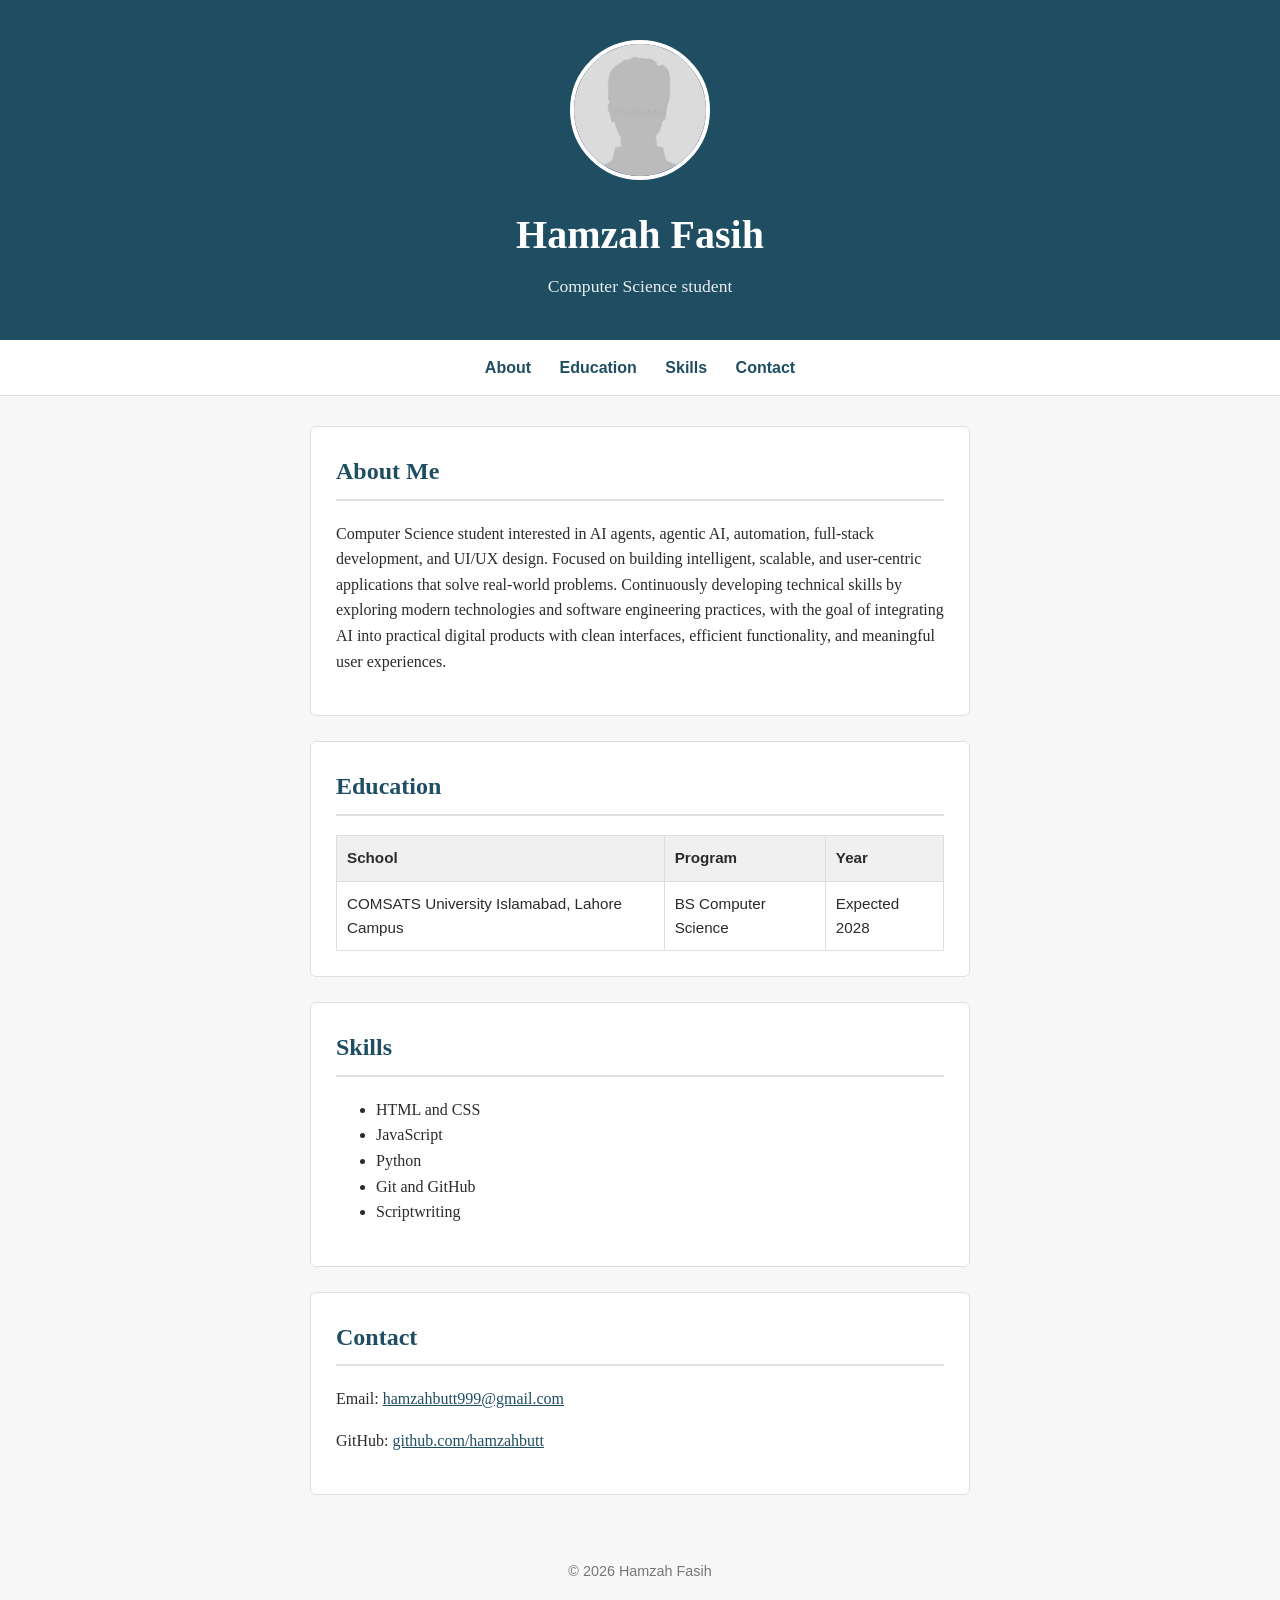
<file: assignment-1/index.html>
<!DOCTYPE html>
<html lang="en">
<head>
  <meta charset="UTF-8">
  <meta name="viewport" content="width=device-width, initial-scale=1">
  <title>Hamzah Fasih - CV</title>
  <link rel="stylesheet" href="style.css">
</head>
<body>

  <header>
    <img src="placeholder.jpg" alt="My photo" width="140" height="140">
    <h1>Hamzah Fasih</h1>
    <p>Computer Science student</p>
  </header>

  <nav>
    <a href="#about">About</a>
    <a href="#education">Education</a>
    <a href="#skills">Skills</a>
    <a href="#contact">Contact</a>
  </nav>

  <main>

    <section id="about">
      <h2>About Me</h2>
      <p>
         Computer Science student interested in AI agents, agentic AI, automation, full-stack development, and UI/UX design. Focused on building intelligent, scalable, and user-centric applications that solve real-world problems. Continuously developing technical skills by exploring modern technologies and software engineering practices, with the goal of integrating AI into practical digital products with clean interfaces, efficient functionality, and meaningful user experiences.
      </p>
    </section>

    <section id="education">
      <h2>Education</h2>
      <table>
        <tr>
          <th>School</th>
          <th>Program</th>
          <th>Year</th>
        </tr>
        <tr>
          <td>COMSATS University Islamabad, Lahore Campus</td>
          <td>BS Computer Science</td>
          <td>Expected 2028</td>
        </tr>
      </table>
    </section>

    <section id="skills">
      <h2>Skills</h2>
      <article>
        <ul>
          <li>HTML and CSS</li>
          <li>JavaScript</li>
          <li>Python</li>
          <li>Git and GitHub</li>
          <li>Scriptwriting</li>
        </ul>
      </article>
    </section>

    <section id="contact">
      <h2>Contact</h2>
      <p>Email: <a href="mailto:hamzahbutt999@gmail.com">hamzahbutt999@gmail.com</a></p>
      <p>GitHub: <a href="https://github.com/hamzahbutt">github.com/hamzahbutt</a></p>
    </section>

  </main>

  <footer>
    <p>&copy; 2026 Hamzah Fasih </p>
  </footer>

</body>
</html>
</file>
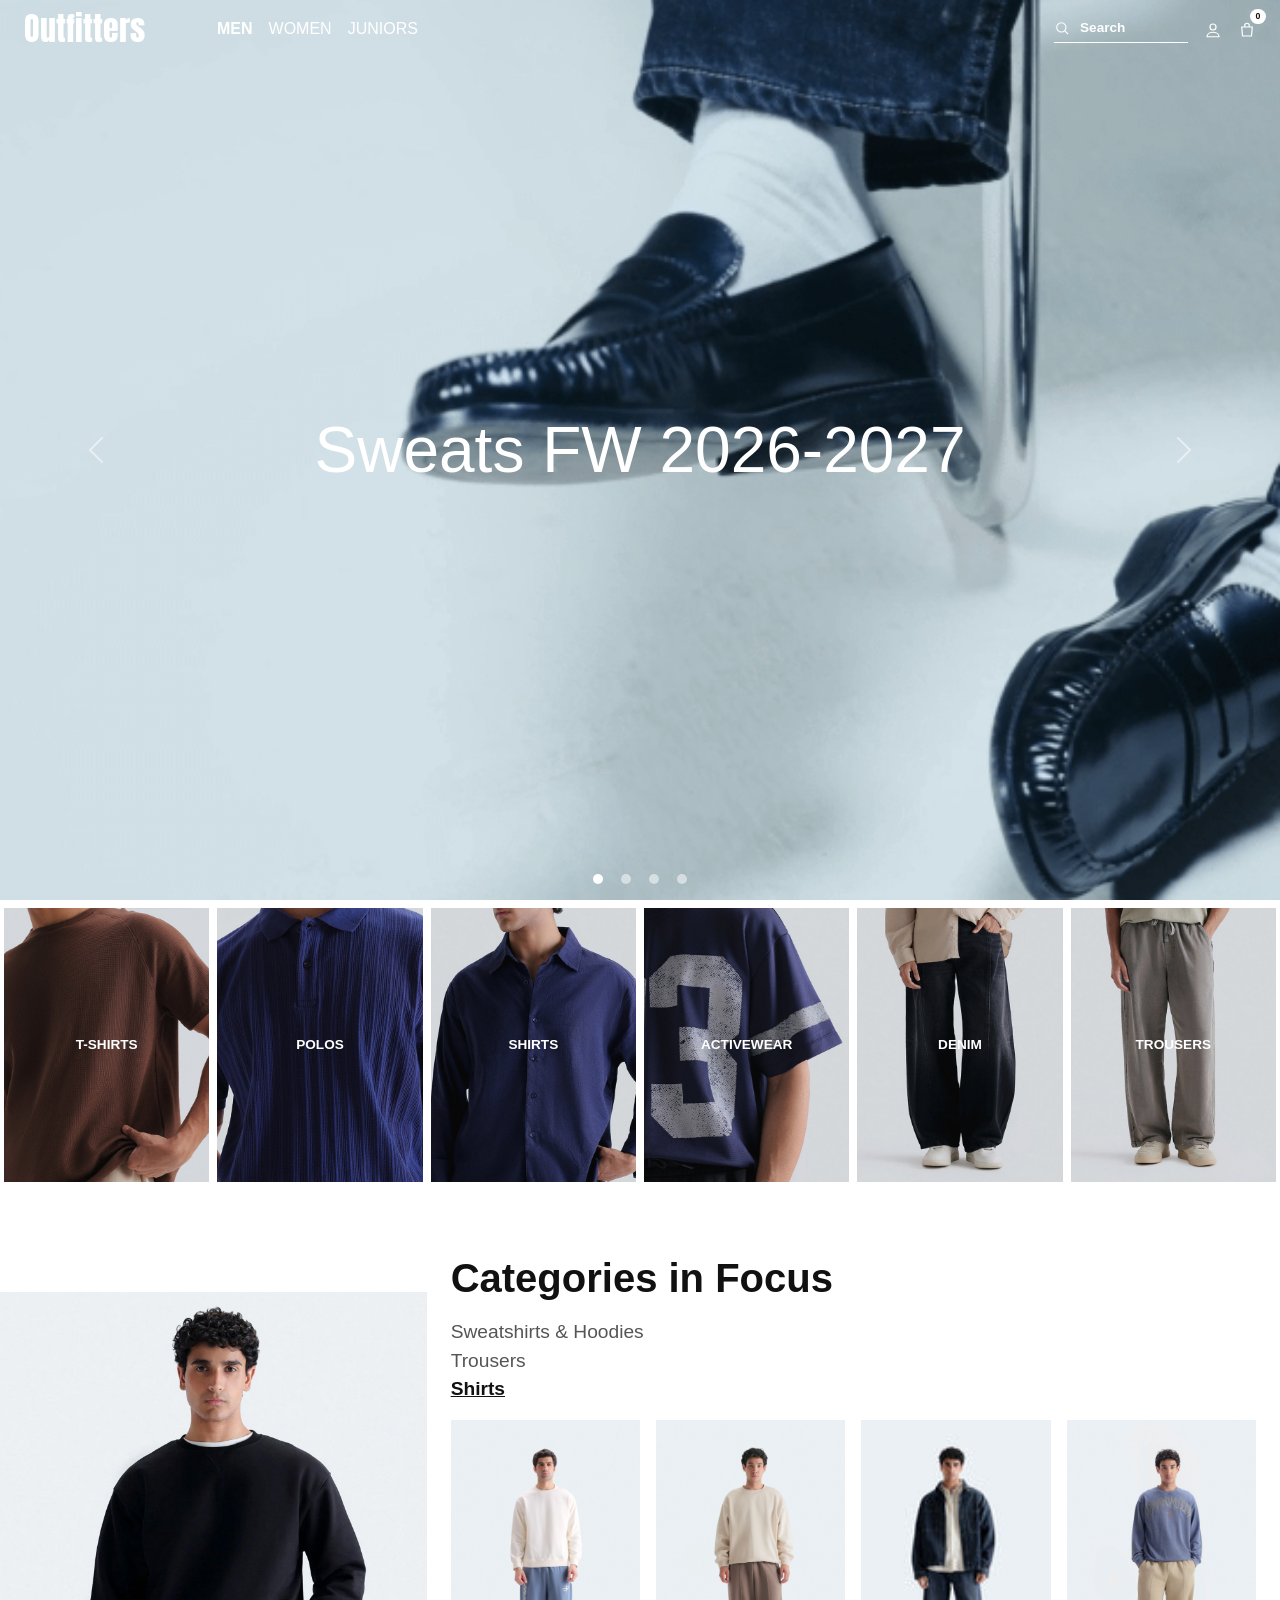
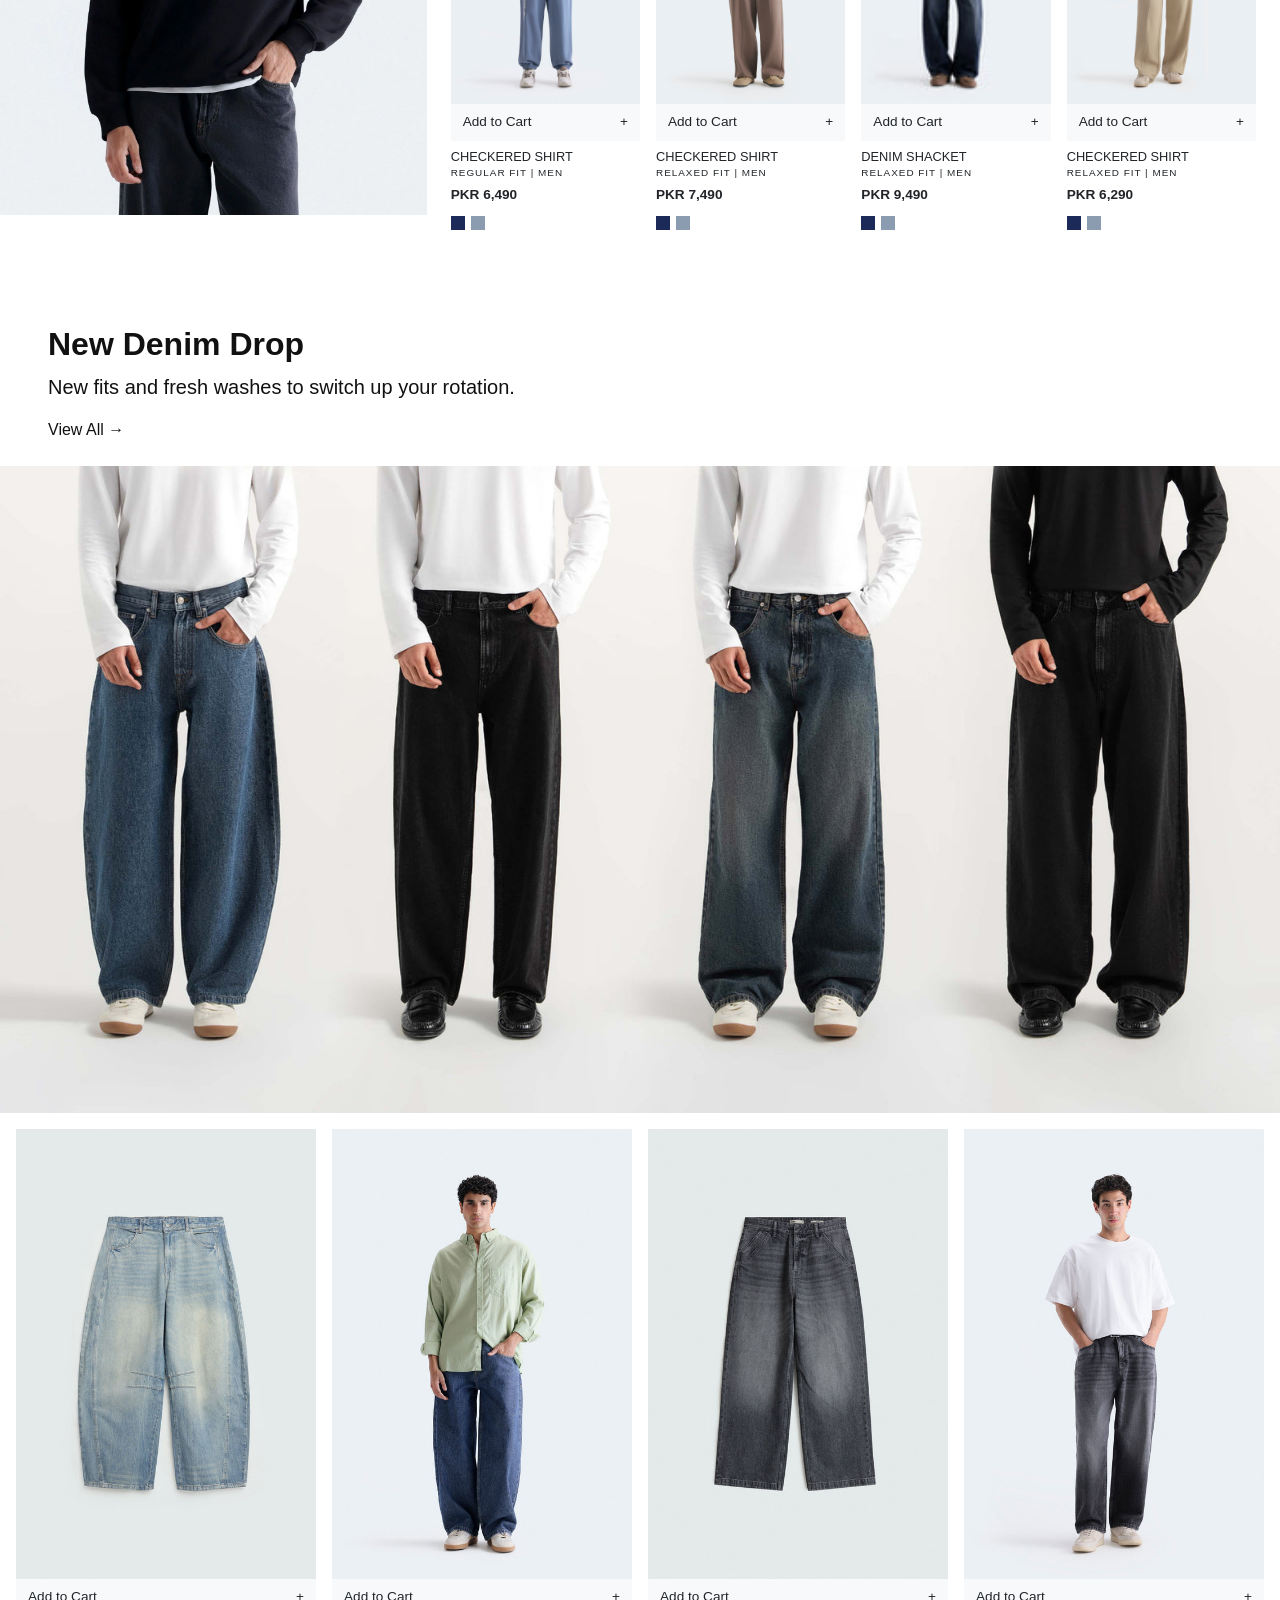
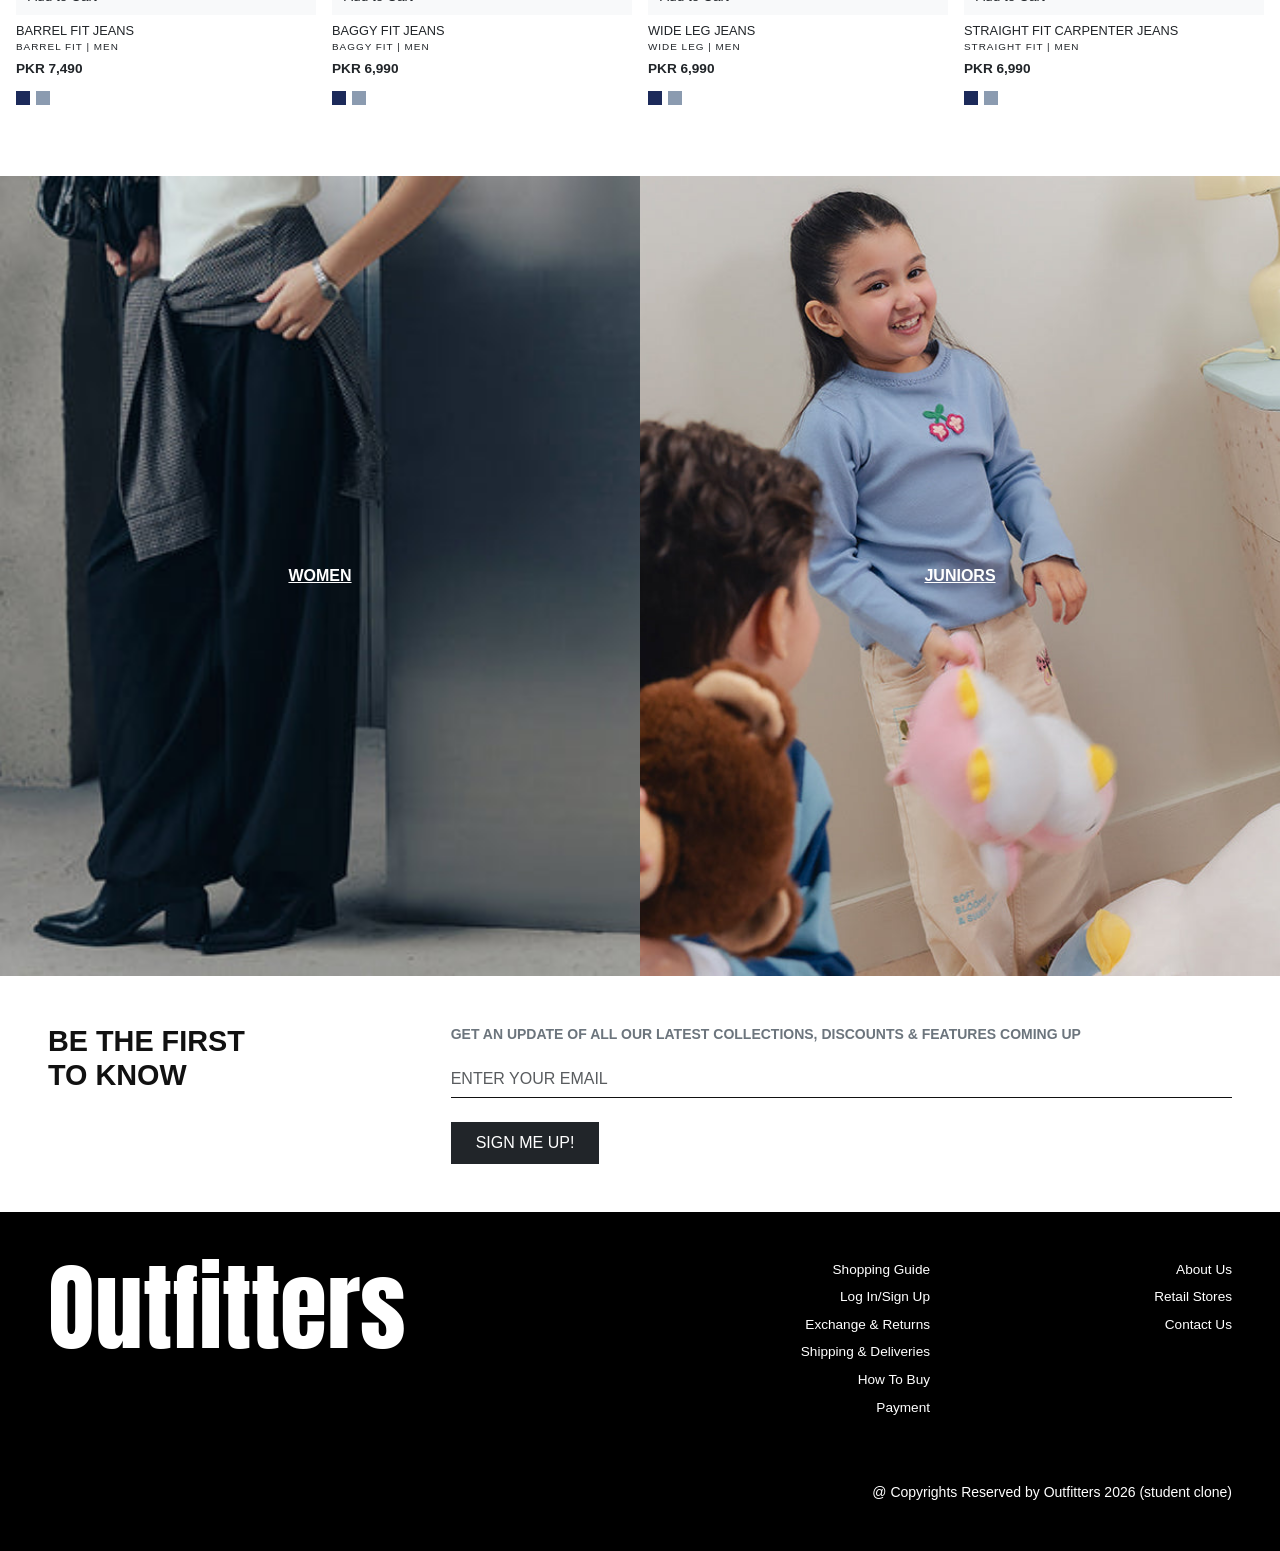
<file: assignment-2/index.html>
<!DOCTYPE html>
<html lang="en">
<head>
  <meta charset="UTF-8">
  <meta name="viewport" content="width=device-width, initial-scale=1">
  <title>Outfitters - Home</title>

  <!-- Bootstrap 5 + logo font + our own styles -->
  <link href="https://cdn.jsdelivr.net/npm/bootstrap@5.3.3/dist/css/bootstrap.min.css" rel="stylesheet">
  <link href="https://fonts.googleapis.com/css2?family=Anton&display=swap" rel="stylesheet">
  <link rel="stylesheet" href="style.css">
</head>

<body class="overlay">

  <!-- ===== HEADER ===== -->
  <nav class="navbar navbar-expand-lg">
    <div class="container-fluid px-3 px-lg-4">

      <button class="navbar-toggler border-0 p-0 me-3" type="button"
              data-bs-toggle="collapse" data-bs-target="#menu" aria-label="Menu">
        <span class="navbar-toggler-icon"></span>
      </button>

      <a class="navbar-brand logo" href="index.html">Outfitters</a>

      <div class="collapse navbar-collapse order-lg-1 ms-lg-5" id="menu">
        <ul class="navbar-nav me-auto">
          <li class="nav-item"><a class="nav-link active" href="index.html">Men</a></li>
          <li class="nav-item"><a class="nav-link" href="index.html">Women</a></li>
          <li class="nav-item"><a class="nav-link" href="index.html">Juniors</a></li>
        </ul>
      </div>

      <div class="order-lg-2 d-flex align-items-center gap-3 ms-auto">
        <label class="search-box d-none d-md-flex">
          <svg width="16" height="16" viewBox="0 0 24 24" fill="none" stroke="currentColor" stroke-width="1.6">
            <circle cx="11" cy="11" r="7"/><path d="M16 16l5 5"/>
          </svg>
          <input type="text" placeholder="Search">
        </label>

        <a href="#" class="d-none d-md-inline" aria-label="Account">
          <svg width="18" height="18" viewBox="0 0 24 24" fill="none" stroke="currentColor" stroke-width="1.6">
            <circle cx="12" cy="8" r="4"/><path d="M4 21c0-4 4-6 8-6s8 2 8 6z"/>
          </svg>
        </a>

        <a href="#" class="position-relative" aria-label="Cart">
          <svg width="18" height="18" viewBox="0 0 24 24" fill="none" stroke="currentColor" stroke-width="1.6">
            <path d="M5 8h14l-1 12H6L5 8z"/><path d="M9 8V6a3 3 0 0 1 6 0v2"/>
          </svg>
          <span class="badge rounded-pill cart-badge">0</span>
        </a>
      </div>

    </div>
  </nav>


  <!-- ===== HERO SLIDESHOW (pictures only) ===== -->
  <header id="heroCarousel" class="carousel slide hero" data-bs-ride="carousel">

    <div class="carousel-indicators">
      <button type="button" data-bs-target="#heroCarousel" data-bs-slide-to="0" class="active" aria-label="Slide 1"></button>
      <button type="button" data-bs-target="#heroCarousel" data-bs-slide-to="1" aria-label="Slide 2"></button>
      <button type="button" data-bs-target="#heroCarousel" data-bs-slide-to="2" aria-label="Slide 3"></button>
      <button type="button" data-bs-target="#heroCarousel" data-bs-slide-to="3" aria-label="Slide 4"></button>
    </div>

    <div class="carousel-inner">
      <div class="carousel-item active"><img src="images/hero1.gif" alt="Banner 1"></div>
      <div class="carousel-item"><img src="images/h1.jpg" alt="Banner 2"></div>
      <div class="carousel-item"><img src="images/h2.jpg" alt="Banner 3"></div>
      <div class="carousel-item"><img src="images/h3.jpg" alt="Banner 4"></div>
    </div>
    
    <button class="carousel-control-prev" type="button" data-bs-target="#heroCarousel" data-bs-slide="prev">
      <span class="carousel-control-prev-icon" aria-hidden="true"></span>
      <span class="visually-hidden">Previous</span>
    </button>
    <button class="carousel-control-next" type="button" data-bs-target="#heroCarousel" data-bs-slide="next">
      <span class="carousel-control-next-icon" aria-hidden="true"></span>
      <span class="visually-hidden">Next</span>
    </button>

    <!-- Centered Hero Text -->
    <div class="hero-caption">
      <h1>Sweats FW 2026-2027</h1>
    </div>

  </header>


  <main>

    <!-- ===== CATEGORY TILES ===== -->
    <section class="container-fluid px-0 pt-2">
      <div class="row g-2 mx-0 row-cols-2 row-cols-md-3 row-cols-lg-6">
        <div class="col"><a href="#" class="tile"><img src="images/cat1.jpg" alt="T-Shirts"><span>T-SHIRTS</span></a></div>
        <div class="col"><a href="#" class="tile"><img src="images/cat2.jpg" alt="Polos"><span>POLOS</span></a></div>
        <div class="col"><a href="#" class="tile"><img src="images/cat3.jpg" alt="Shirts"><span>SHIRTS</span></a></div>
        <div class="col"><a href="#" class="tile"><img src="images/cat4.jpg" alt="Activewear"><span>ACTIVEWEAR</span></a></div>
        <div class="col"><a href="#" class="tile"><img src="images/cat5.jpg" alt="Denim"><span>DENIM</span></a></div>
        <div class="col"><a href="#" class="tile"><img src="images/cat6.jpg" alt="Trousers"><span>TROUSERS</span></a></div>
      </div>
    </section>


    <!-- ===== CATEGORIES IN FOCUS (4 product cards) ===== -->
    <section class="container-fluid px-0 mt-5">
      <div class="row g-0 align-items-center">

        <div class="col-lg-4">
          <div class="focus-img"><img src="images/focus.jpg" alt="Categories in focus"></div>
        </div>

        <div class="col-lg-8 px-3 px-lg-4 py-4">
          <h2 class="h1 fw-bold">Categories in Focus</h2>

          <ul class="list-unstyled focus-tabs my-3">
            <li><a href="#">Sweatshirts &amp; Hoodies</a></li>
            <li><a href="#">Trousers</a></li>
            <li><a href="#" class="on">Shirts</a></li>
          </ul>

          <div class="row row-cols-2 row-cols-md-4 g-3">

            <div class="col">
              <div class="card product-card border-0 h-100">
                <a href="product.html" class="img-wrap"><img src="images/p5.jpg" alt="Checkered Shirt"></a>
                <button class="btn add-btn">Add to Cart</button>
                <div class="card-body px-0 pt-2">
                  <h3 class="p-name">CHECKERED SHIRT</h3>
                  <p class="p-meta">REGULAR FIT | MEN</p>
                  <p class="p-price">PKR 6,490</p>
                  <div><span class="swatch navy"></span><span class="swatch slate"></span></div>
                </div>
              </div>
            </div>

            <div class="col">
              <div class="card product-card border-0 h-100">
                <a href="product.html" class="img-wrap"><img src="images/p6.jpg" alt="Checkered Shirt"></a>
                <button class="btn add-btn">Add to Cart</button>
                <div class="card-body px-0 pt-2">
                  <h3 class="p-name">CHECKERED SHIRT</h3>
                  <p class="p-meta">RELAXED FIT | MEN</p>
                  <p class="p-price">PKR 7,490</p>
                  <div><span class="swatch navy"></span><span class="swatch slate"></span></div>
                </div>
              </div>
            </div>

            <div class="col">
              <div class="card product-card border-0 h-100">
                <a href="product.html" class="img-wrap"><img src="images/p7.jpg" alt="Denim Shacket"></a>
                <button class="btn add-btn">Add to Cart</button>
                <div class="card-body px-0 pt-2">
                  <h3 class="p-name">DENIM SHACKET</h3>
                  <p class="p-meta">RELAXED FIT | MEN</p>
                  <p class="p-price">PKR 9,490</p>
                  <div><span class="swatch navy"></span><span class="swatch slate"></span></div>
                </div>
              </div>
            </div>

            <div class="col">
              <div class="card product-card border-0 h-100">
                <a href="product.html" class="img-wrap"><img src="images/p8.jpg" alt="Checkered Shirt"></a>
                <button class="btn add-btn">Add to Cart</button>
                <div class="card-body px-0 pt-2">
                  <h3 class="p-name">CHECKERED SHIRT</h3>
                  <p class="p-meta">RELAXED FIT | MEN</p>
                  <p class="p-price">PKR 6,290</p>
                  <div><span class="swatch navy"></span><span class="swatch slate"></span></div>
                </div>
              </div>
            </div>

          </div>
        </div>

      </div>
    </section>


    <!-- ===== NEW DENIM DROP ===== -->
    <section class="mt-5">

      <div class="px-3 px-lg-5 mb-4">
        <h2 class="fw-bold">New Denim Drop</h2>
        <p class="fs-5">New fits and fresh washes to switch up your rotation.</p>
        <a href="#" class="view-all">View All &rarr;</a>
      </div>

     <!-- Picture band -->
<div class="row g-0 mx-0">
  <div class="col-12">
    <div class="band">
      <img src="images/d1.jpg" alt="Denim Collection">
    </div>
  </div>
</div>
      <!-- 4 product cards -->
      <div class="container-fluid px-3 mt-3">
        <div class="row row-cols-2 row-cols-md-3 row-cols-lg-4 g-3">

          <div class="col">
            <div class="card product-card border-0 h-100">
              <a href="product.html" class="img-wrap"><img src="images/p1.jpg" alt="Barrel Fit Jeans"></a>
              <button class="btn add-btn">Add to Cart</button>
              <div class="card-body px-0 pt-2">
                <h3 class="p-name">BARREL FIT JEANS</h3>
                <p class="p-meta">BARREL FIT | MEN</p>
                <p class="p-price">PKR 7,490</p>
                <div><span class="swatch navy"></span><span class="swatch slate"></span></div>
              </div>
            </div>
          </div>

          <div class="col">
            <div class="card product-card border-0 h-100">
              <a href="product.html" class="img-wrap"><img src="images/p2.jpg" alt="Baggy Fit Jeans"></a>
              <button class="btn add-btn">Add to Cart</button>
              <div class="card-body px-0 pt-2">
                <h3 class="p-name">BAGGY FIT JEANS</h3>
                <p class="p-meta">BAGGY FIT | MEN</p>
                <p class="p-price">PKR 6,990</p>
                <div><span class="swatch navy"></span><span class="swatch slate"></span></div>
              </div>
            </div>
          </div>

          <div class="col">
            <div class="card product-card border-0 h-100">
              <a href="product.html" class="img-wrap"><img src="images/p3.jpg" alt="Wide Leg Jeans"></a>
              <button class="btn add-btn">Add to Cart</button>
              <div class="card-body px-0 pt-2">
                <h3 class="p-name">WIDE LEG JEANS</h3>
                <p class="p-meta">WIDE LEG | MEN</p>
                <p class="p-price">PKR 6,990</p>
                <div><span class="swatch navy"></span><span class="swatch slate"></span></div>
              </div>
            </div>
          </div>

          <div class="col">
            <div class="card product-card border-0 h-100">
              <a href="product.html" class="img-wrap"><img src="images/p4.jpg" alt="Straight Fit Carpenter Jeans"></a>
              <button class="btn add-btn">Add to Cart</button>
              <div class="card-body px-0 pt-2">
                <h3 class="p-name">STRAIGHT FIT CARPENTER JEANS</h3>
                <p class="p-meta">STRAIGHT FIT | MEN</p>
                <p class="p-price">PKR 6,990</p>
                <div><span class="swatch navy"></span><span class="swatch slate"></span></div>
              </div>
            </div>
          </div>

        </div>
      </div>
    </section>


    <!-- ===== WOMEN / JUNIORS ===== -->
    <section class="container-fluid px-0 mt-5">
      <div class="row g-0">
        <div class="col-12 col-md-6"><a href="#" class="duo"><img src="images/women.jpg" alt="Women"><span>WOMEN</span></a></div>
        <div class="col-12 col-md-6"><a href="#" class="duo"><img src="images/juniors.jpg" alt="Juniors"><span>JUNIORS</span></a></div>
      </div>
    </section>

  </main>


  <!-- ===== NEWSLETTER ===== -->
  <section class="container-fluid px-3 px-lg-5 py-5">
    <div class="row g-4 align-items-start">
      <div class="col-lg-4">
        <h2 class="nl-title">BE THE FIRST<br>TO KNOW</h2>
      </div>
      <div class="col-lg-8">
        <p class="fw-semibold text-uppercase small text-secondary">
          Get an update of all our latest collections, discounts &amp; features coming up
        </p>
        <input type="email" class="form-control nl-input" placeholder="ENTER YOUR EMAIL">
        <button class="btn btn-dark rounded-0 px-4 py-2 mt-4">SIGN ME UP!</button>
      </div>
    </div>
  </section>


  <!-- ===== FOOTER ===== -->
  <footer class="site-footer py-5">
    <div class="container-fluid px-3 px-lg-5">
      <div class="row gy-4">

        <div class="col-lg-6">
          <div class="foot-logo">Outfitters</div>
        </div>

        <div class="col-6 col-lg-3 text-lg-end">
          <ul class="list-unstyled">
            <li><a href="#">Shopping Guide</a></li>
            <li><a href="#">Log In/Sign Up</a></li>
            <li><a href="#">Exchange &amp; Returns</a></li>
            <li><a href="#">Shipping &amp; Deliveries</a></li>
            <li><a href="#">How To Buy</a></li>
            <li><a href="#">Payment</a></li>
          </ul>
        </div>

        <div class="col-6 col-lg-3 text-lg-end">
          <ul class="list-unstyled">
            <li><a href="#">About Us</a></li>
            <li><a href="#">Retail Stores</a></li>
            <li><a href="#">Contact Us</a></li>
          </ul>
        </div>

      </div>
      <p class="small text-lg-end mt-5 mb-0">@ Copyrights Reserved by Outfitters 2026 (student clone)</p>
    </div>
  </footer>

  <script src="https://cdn.jsdelivr.net/npm/bootstrap@5.3.3/dist/js/bootstrap.bundle.min.js"></script>
</body>
</html>
</file>
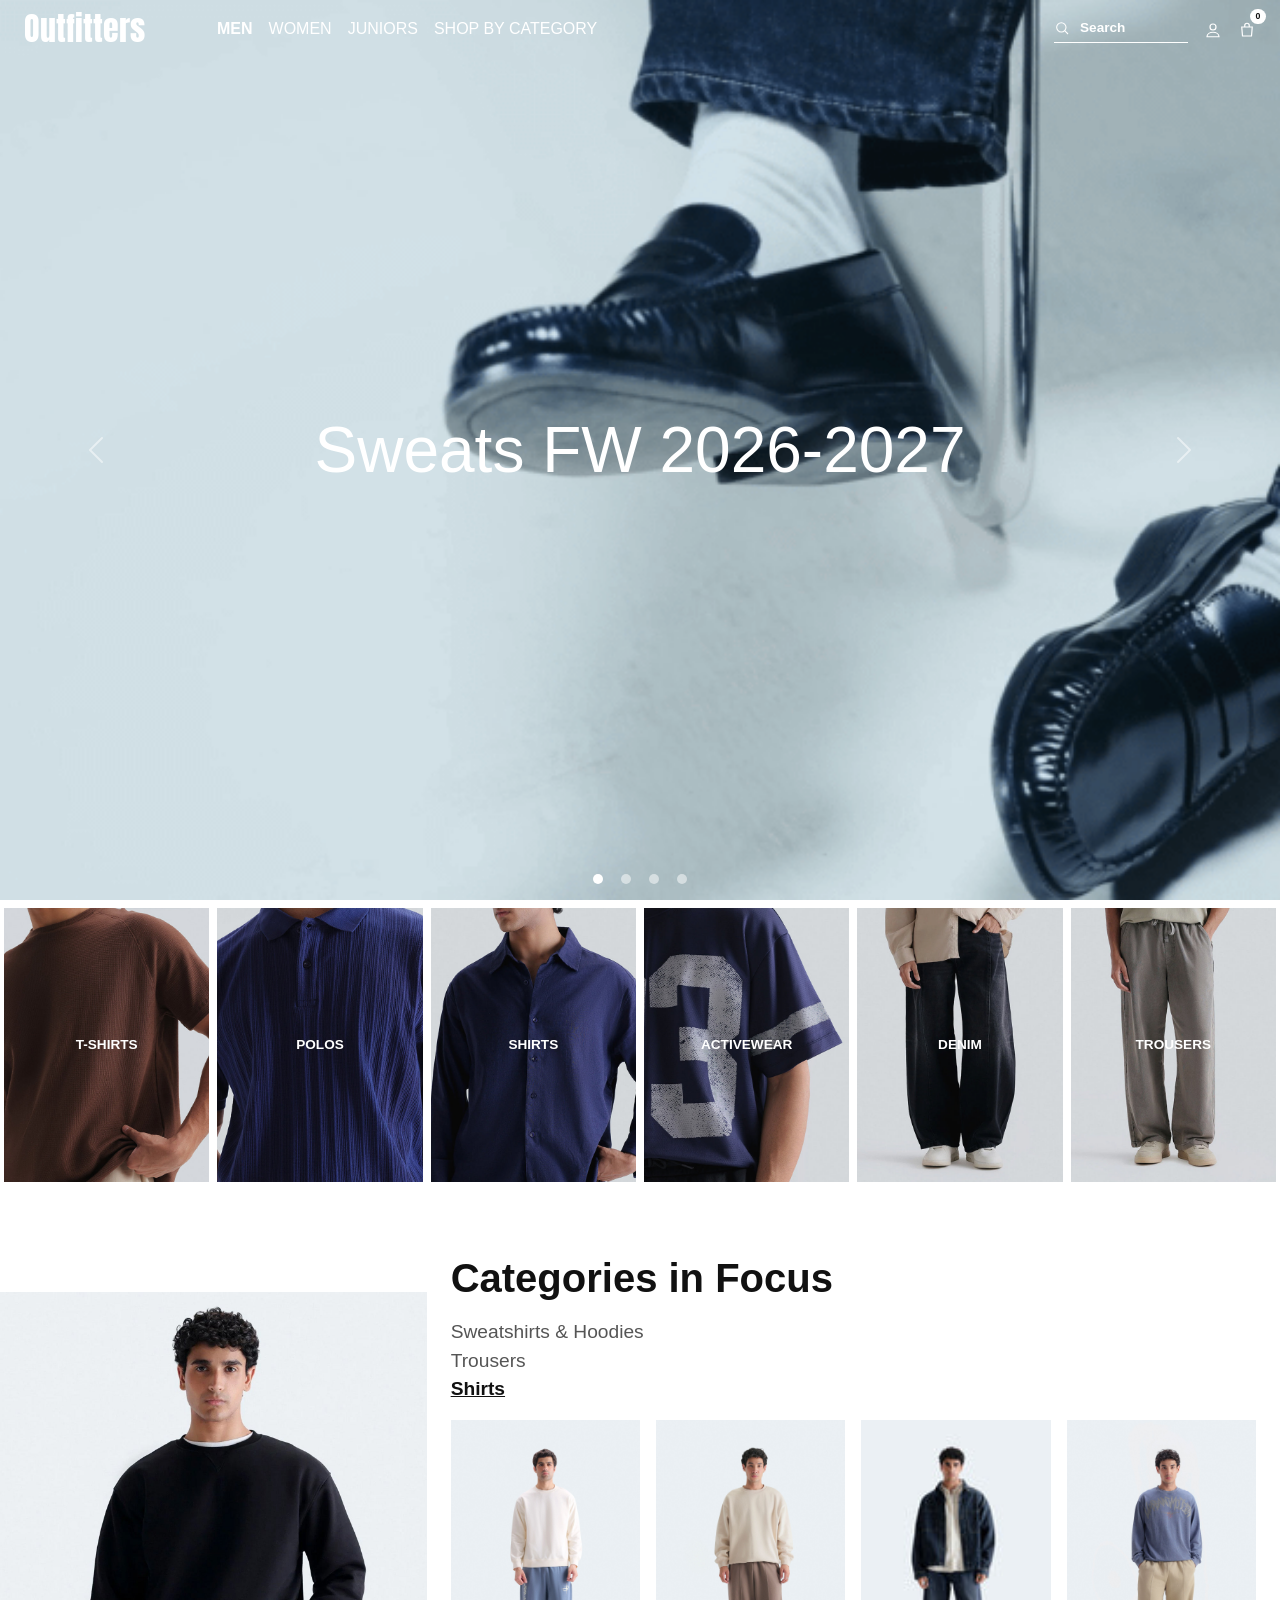
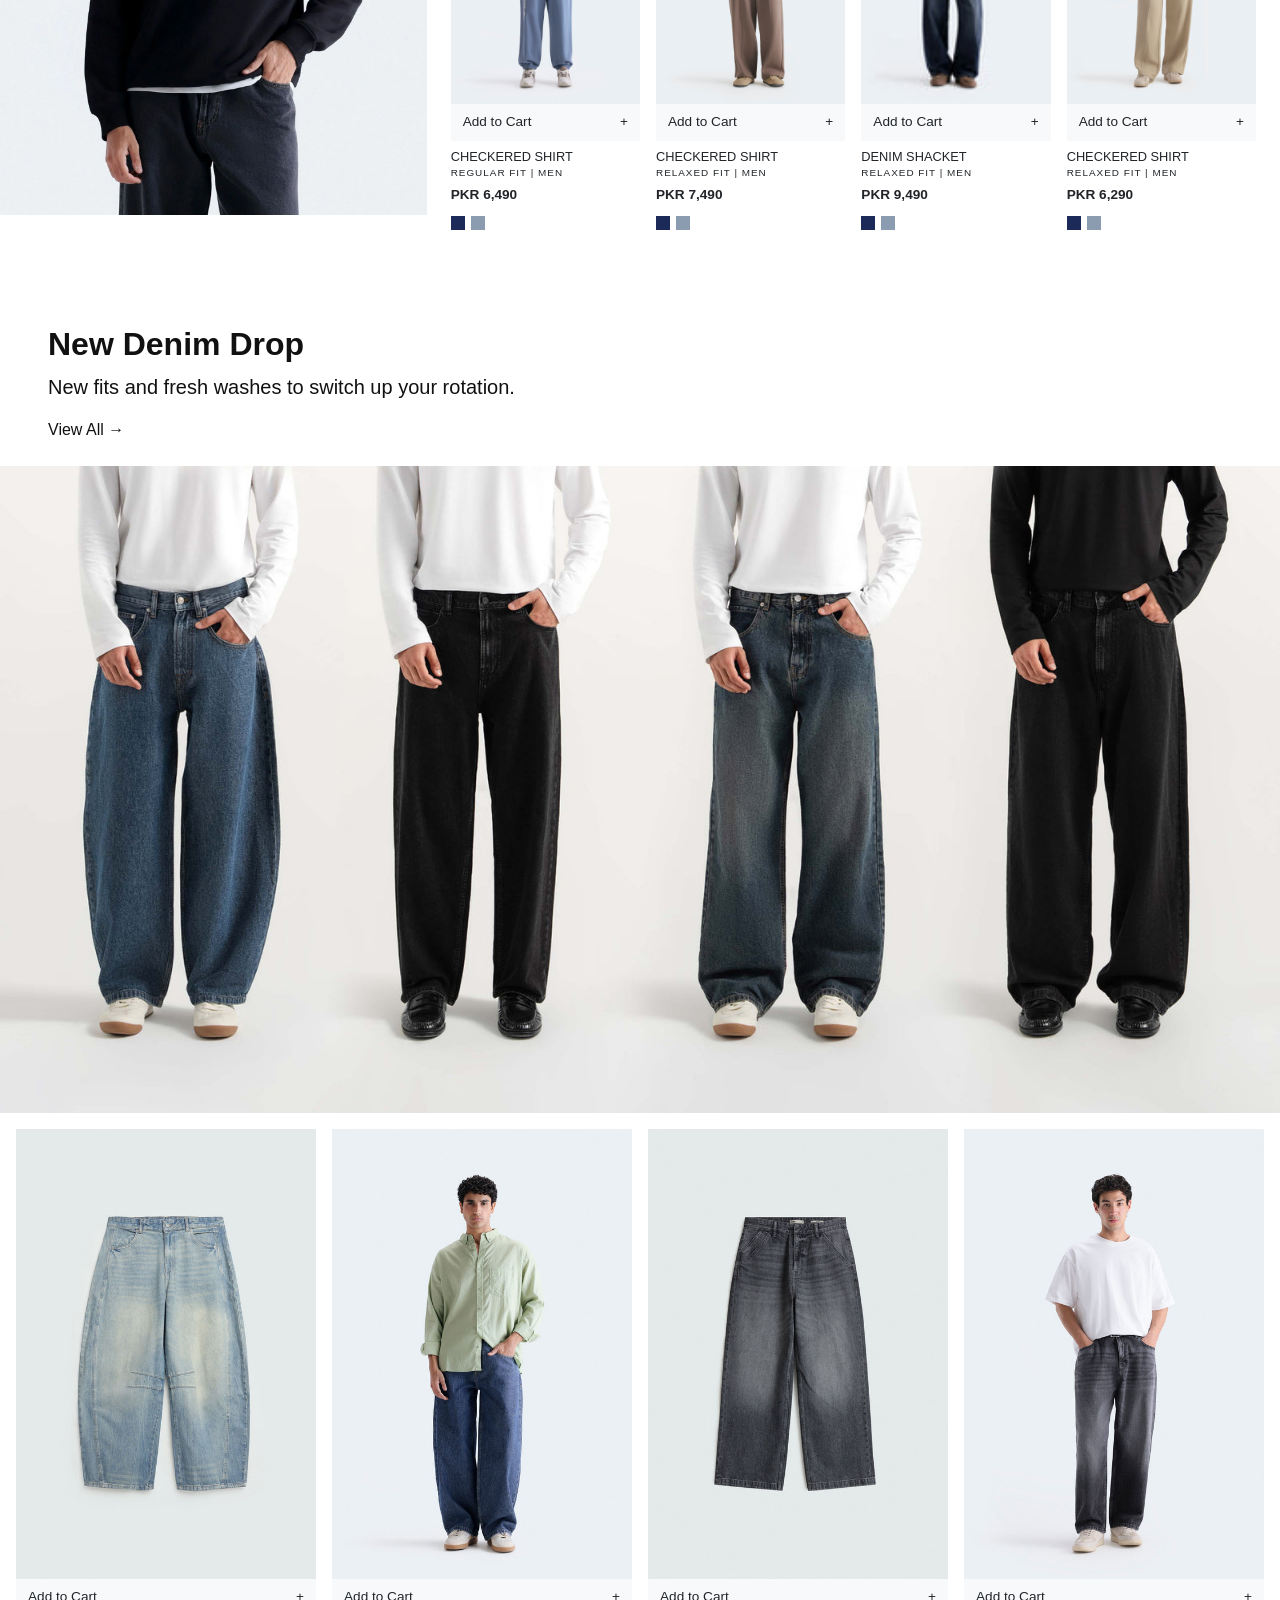
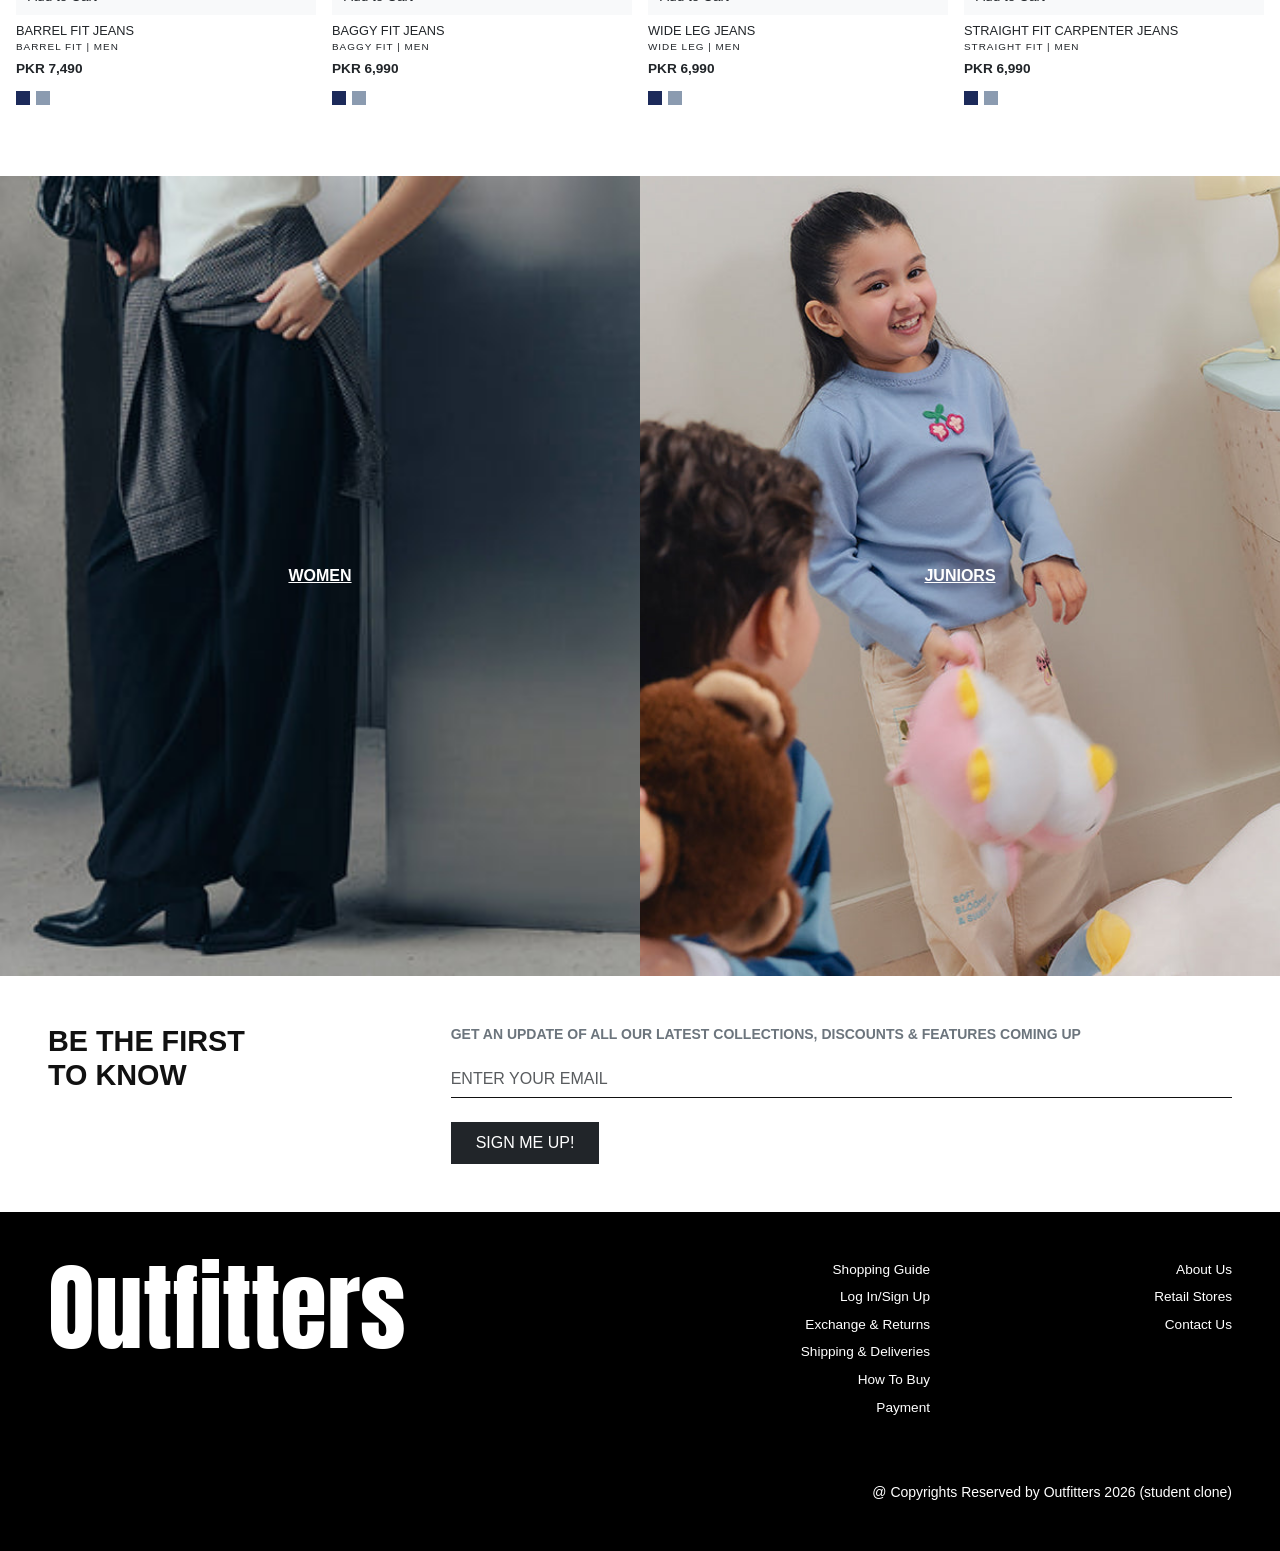
<file: midterm/index.html>
<!DOCTYPE html>
<html lang="en">
<head>
  <meta charset="UTF-8">
  <meta name="viewport" content="width=device-width, initial-scale=1">
  <title>Outfitters - Home</title>

  <!-- Bootstrap 5 + logo font + our own styles -->
  <link href="https://cdn.jsdelivr.net/npm/bootstrap@5.3.3/dist/css/bootstrap.min.css" rel="stylesheet">
  <link href="https://fonts.googleapis.com/css2?family=Anton&display=swap" rel="stylesheet">
  <link rel="stylesheet" href="style.css">
</head>

<body class="overlay">

  <!-- ===== HEADER ===== -->
  <nav class="navbar navbar-expand-lg">
    <div class="container-fluid px-3 px-lg-4">

      <button class="navbar-toggler border-0 p-0 me-3" type="button"
              data-bs-toggle="collapse" data-bs-target="#menu" aria-label="Menu">
        <span class="navbar-toggler-icon"></span>
      </button>

      <a class="navbar-brand logo" href="index.html">Outfitters</a>

      <div class="collapse navbar-collapse order-lg-1 ms-lg-5" id="menu">
       <ul class="navbar-nav me-auto">
  <li class="nav-item"><a class="nav-link active" href="index.html">Men</a></li>
  <li class="nav-item"><a class="nav-link" href="index.html">Women</a></li>
  <li class="nav-item"><a class="nav-link" href="index.html">Juniors</a></li>

  <!-- Desktop Mega Menu -->
  <li class="nav-item mega mega-desktop">
    <a class="nav-link" href="#">Shop by Category</a>
    <div class="mega-panel">
      <div class="mega-col">
        <h3>Topwear</h3>
        <ul>
          <li><a href="#">T-Shirts</a></li>
          <li><a href="#">Polos</a></li>
          <li><a href="#">Shirts</a></li>
          <li><a href="#">Sweatshirts &amp; Hoodies</a></li>
        </ul>
      </div>
      <div class="mega-col">
        <h3>Bottomwear</h3>
        <ul>
          <li><a href="#">Trousers</a></li>
          <li><a href="#">Chinos</a></li>
          <li><a href="#">Shorts</a></li>
          <li><a href="#">Joggers</a></li>
        </ul>
      </div>
      <div class="mega-col">
        <h3>Denim</h3>
        <ul>
          <li><a href="#">Barrel Fit</a></li>
          <li><a href="#">Baggy Fit</a></li>
          <li><a href="#">Wide Leg</a></li>
          <li><a href="#">Carpenter</a></li>
        </ul>
      </div>
      <div class="mega-col">
        <h3>Activewear</h3>
        <ul>
          <li><a href="#">Track Suits</a></li>
          <li><a href="#">Gym Tees</a></li>
          <li><a href="#">Training Shorts</a></li>
          <li><a href="#">Jackets</a></li>
        </ul>
      </div>
      <div class="mega-col">
        <h3>Accessories</h3>
        <ul>
          <li><a href="#">Caps</a></li>
          <li><a href="#">Belts</a></li>
          <li><a href="#">Wallets</a></li>
          <li><a href="#">Socks</a></li>
        </ul>
      </div>
    </div>
  </li>

  <!-- Mobile Accordion (shown below BP) -->
  <li class="nav-item mega-mobile">
    <span class="nav-link">Shop by Category</span>
    <details>
      <summary>Topwear</summary>
      <ul>
        <li><a href="#">T-Shirts</a></li>
        <li><a href="#">Polos</a></li>
        <li><a href="#">Shirts</a></li>
        <li><a href="#">Sweatshirts &amp; Hoodies</a></li>
      </ul>
    </details>
    <details>
      <summary>Bottomwear</summary>
      <ul>
        <li><a href="#">Trousers</a></li>
        <li><a href="#">Chinos</a></li>
        <li><a href="#">Shorts</a></li>
        <li><a href="#">Joggers</a></li>
      </ul>
    </details>
    <details>
      <summary>Denim</summary>
      <ul>
        <li><a href="#">Barrel Fit</a></li>
        <li><a href="#">Baggy Fit</a></li>
        <li><a href="#">Wide Leg</a></li>
        <li><a href="#">Carpenter</a></li>
      </ul>
    </details>
    <details>
      <summary>Activewear</summary>
      <ul>
        <li><a href="#">Track Suits</a></li>
        <li><a href="#">Gym Tees</a></li>
        <li><a href="#">Training Shorts</a></li>
        <li><a href="#">Jackets</a></li>
      </ul>
    </details>
    <details>
      <summary>Accessories</summary>
      <ul>
        <li><a href="#">Caps</a></li>
        <li><a href="#">Belts</a></li>
        <li><a href="#">Wallets</a></li>
        <li><a href="#">Socks</a></li>
      </ul>
    </details>
  </li>
</ul>
      </div>

      <div class="order-lg-2 d-flex align-items-center gap-3 ms-auto">
        <label class="search-box d-none d-md-flex">
          <svg width="16" height="16" viewBox="0 0 24 24" fill="none" stroke="currentColor" stroke-width="1.6">
            <circle cx="11" cy="11" r="7"/><path d="M16 16l5 5"/>
          </svg>
          <input type="text" placeholder="Search">
        </label>

        <a href="#" class="d-none d-md-inline" aria-label="Account">
          <svg width="18" height="18" viewBox="0 0 24 24" fill="none" stroke="currentColor" stroke-width="1.6">
            <circle cx="12" cy="8" r="4"/><path d="M4 21c0-4 4-6 8-6s8 2 8 6z"/>
          </svg>
        </a>

       <a href="checkout.html" class="position-relative" aria-label="Cart">
          <svg width="18" height="18" viewBox="0 0 24 24" fill="none" stroke="currentColor" stroke-width="1.6">
            <path d="M5 8h14l-1 12H6L5 8z"/><path d="M9 8V6a3 3 0 0 1 6 0v2"/>
          </svg>
          <span class="badge rounded-pill cart-badge">0</span>
        </a>
      </div>

    </div>
  </nav>


  <!-- ===== HERO SLIDESHOW (pictures only) ===== -->
  <header id="heroCarousel" class="carousel slide hero" data-bs-ride="carousel">

    <div class="carousel-indicators">
      <button type="button" data-bs-target="#heroCarousel" data-bs-slide-to="0" class="active" aria-label="Slide 1"></button>
      <button type="button" data-bs-target="#heroCarousel" data-bs-slide-to="1" aria-label="Slide 2"></button>
      <button type="button" data-bs-target="#heroCarousel" data-bs-slide-to="2" aria-label="Slide 3"></button>
      <button type="button" data-bs-target="#heroCarousel" data-bs-slide-to="3" aria-label="Slide 4"></button>
    </div>

    <div class="carousel-inner">
      <div class="carousel-item active"><img src="images/hero1.gif" alt="Banner 1"></div>
      <div class="carousel-item"><img src="images/h1.jpg" alt="Banner 2"></div>
      <div class="carousel-item"><img src="images/h2.jpg" alt="Banner 3"></div>
      <div class="carousel-item"><img src="images/h3.jpg" alt="Banner 4"></div>
    </div>
    
    <button class="carousel-control-prev" type="button" data-bs-target="#heroCarousel" data-bs-slide="prev">
      <span class="carousel-control-prev-icon" aria-hidden="true"></span>
      <span class="visually-hidden">Previous</span>
    </button>
    <button class="carousel-control-next" type="button" data-bs-target="#heroCarousel" data-bs-slide="next">
      <span class="carousel-control-next-icon" aria-hidden="true"></span>
      <span class="visually-hidden">Next</span>
    </button>

    <!-- Centered Hero Text -->
    <div class="hero-caption">
      <h1>Sweats FW 2026-2027</h1>
    </div>

  </header>


  <main>

    <!-- ===== CATEGORY TILES ===== -->
    <section class="container-fluid px-0 pt-2">
      <div class="row g-2 mx-0 row-cols-2 row-cols-md-3 row-cols-lg-6">
        <div class="col"><a href="#" class="tile"><img src="images/cat1.jpg" alt="T-Shirts"><span>T-SHIRTS</span></a></div>
        <div class="col"><a href="#" class="tile"><img src="images/cat2.jpg" alt="Polos"><span>POLOS</span></a></div>
        <div class="col"><a href="#" class="tile"><img src="images/cat3.jpg" alt="Shirts"><span>SHIRTS</span></a></div>
        <div class="col"><a href="#" class="tile"><img src="images/cat4.jpg" alt="Activewear"><span>ACTIVEWEAR</span></a></div>
        <div class="col"><a href="#" class="tile"><img src="images/cat5.jpg" alt="Denim"><span>DENIM</span></a></div>
        <div class="col"><a href="#" class="tile"><img src="images/cat6.jpg" alt="Trousers"><span>TROUSERS</span></a></div>
      </div>
    </section>


    <!-- ===== CATEGORIES IN FOCUS (4 product cards) ===== -->
    <section class="container-fluid px-0 mt-5">
      <div class="row g-0 align-items-center">

        <div class="col-lg-4">
          <div class="focus-img"><img src="images/focus.jpg" alt="Categories in focus"></div>
        </div>

        <div class="col-lg-8 px-3 px-lg-4 py-4">
          <h2 class="h1 fw-bold">Categories in Focus</h2>

          <ul class="list-unstyled focus-tabs my-3">
            <li><a href="#">Sweatshirts &amp; Hoodies</a></li>
            <li><a href="#">Trousers</a></li>
            <li><a href="#" class="on">Shirts</a></li>
          </ul>

          <div class="row row-cols-2 row-cols-md-4 g-3">

            <div class="col">
              <div class="card product-card border-0 h-100">
                <a href="product.html" class="img-wrap"><img src="images/p5.jpg" alt="Checkered Shirt"></a>
                <button class="btn add-btn">Add to Cart</button>
                <div class="card-body px-0 pt-2">
                  <h3 class="p-name">CHECKERED SHIRT</h3>
                  <p class="p-meta">REGULAR FIT | MEN</p>
                  <p class="p-price">PKR 6,490</p>
                  <div><span class="swatch navy"></span><span class="swatch slate"></span></div>
                </div>
              </div>
            </div>

            <div class="col">
              <div class="card product-card border-0 h-100">
                <a href="product.html" class="img-wrap"><img src="images/p6.jpg" alt="Checkered Shirt"></a>
                <button class="btn add-btn">Add to Cart</button>
                <div class="card-body px-0 pt-2">
                  <h3 class="p-name">CHECKERED SHIRT</h3>
                  <p class="p-meta">RELAXED FIT | MEN</p>
                  <p class="p-price">PKR 7,490</p>
                  <div><span class="swatch navy"></span><span class="swatch slate"></span></div>
                </div>
              </div>
            </div>

            <div class="col">
              <div class="card product-card border-0 h-100">
                <a href="product.html" class="img-wrap"><img src="images/p7.jpg" alt="Denim Shacket"></a>
                <button class="btn add-btn">Add to Cart</button>
                <div class="card-body px-0 pt-2">
                  <h3 class="p-name">DENIM SHACKET</h3>
                  <p class="p-meta">RELAXED FIT | MEN</p>
                  <p class="p-price">PKR 9,490</p>
                  <div><span class="swatch navy"></span><span class="swatch slate"></span></div>
                </div>
              </div>
            </div>

            <div class="col">
              <div class="card product-card border-0 h-100">
                <a href="product.html" class="img-wrap"><img src="images/p8.jpg" alt="Checkered Shirt"></a>
                <button class="btn add-btn">Add to Cart</button>
                <div class="card-body px-0 pt-2">
                  <h3 class="p-name">CHECKERED SHIRT</h3>
                  <p class="p-meta">RELAXED FIT | MEN</p>
                  <p class="p-price">PKR 6,290</p>
                  <div><span class="swatch navy"></span><span class="swatch slate"></span></div>
                </div>
              </div>
            </div>

          </div>
        </div>

      </div>
    </section>


    <!-- ===== NEW DENIM DROP ===== -->
    <section class="mt-5">

      <div class="px-3 px-lg-5 mb-4">
        <h2 class="fw-bold">New Denim Drop</h2>
        <p class="fs-5">New fits and fresh washes to switch up your rotation.</p>
        <a href="#" class="view-all">View All &rarr;</a>
      </div>

     <!-- Picture band -->
<div class="row g-0 mx-0">
  <div class="col-12">
    <div class="band">
      <img src="images/d1.jpg" alt="Denim Collection">
    </div>
  </div>
</div>
      <!-- 4 product cards -->
      <div class="container-fluid px-3 mt-3">
        <div class="row row-cols-2 row-cols-md-3 row-cols-lg-4 g-3">

          <div class="col">
            <div class="card product-card border-0 h-100">
              <a href="product.html" class="img-wrap"><img src="images/p1.jpg" alt="Barrel Fit Jeans"></a>
              <button class="btn add-btn">Add to Cart</button>
              <div class="card-body px-0 pt-2">
                <h3 class="p-name">BARREL FIT JEANS</h3>
                <p class="p-meta">BARREL FIT | MEN</p>
                <p class="p-price">PKR 7,490</p>
                <div><span class="swatch navy"></span><span class="swatch slate"></span></div>
              </div>
            </div>
          </div>

          <div class="col">
            <div class="card product-card border-0 h-100">
              <a href="product.html" class="img-wrap"><img src="images/p2.jpg" alt="Baggy Fit Jeans"></a>
              <button class="btn add-btn">Add to Cart</button>
              <div class="card-body px-0 pt-2">
                <h3 class="p-name">BAGGY FIT JEANS</h3>
                <p class="p-meta">BAGGY FIT | MEN</p>
                <p class="p-price">PKR 6,990</p>
                <div><span class="swatch navy"></span><span class="swatch slate"></span></div>
              </div>
            </div>
          </div>

          <div class="col">
            <div class="card product-card border-0 h-100">
              <a href="product.html" class="img-wrap"><img src="images/p3.jpg" alt="Wide Leg Jeans"></a>
              <button class="btn add-btn">Add to Cart</button>
              <div class="card-body px-0 pt-2">
                <h3 class="p-name">WIDE LEG JEANS</h3>
                <p class="p-meta">WIDE LEG | MEN</p>
                <p class="p-price">PKR 6,990</p>
                <div><span class="swatch navy"></span><span class="swatch slate"></span></div>
              </div>
            </div>
          </div>

          <div class="col">
            <div class="card product-card border-0 h-100">
              <a href="product.html" class="img-wrap"><img src="images/p4.jpg" alt="Straight Fit Carpenter Jeans"></a>
              <button class="btn add-btn">Add to Cart</button>
              <div class="card-body px-0 pt-2">
                <h3 class="p-name">STRAIGHT FIT CARPENTER JEANS</h3>
                <p class="p-meta">STRAIGHT FIT | MEN</p>
                <p class="p-price">PKR 6,990</p>
                <div><span class="swatch navy"></span><span class="swatch slate"></span></div>
              </div>
            </div>
          </div>

        </div>
      </div>
    </section>


    <!-- ===== WOMEN / JUNIORS ===== -->
    <section class="container-fluid px-0 mt-5">
      <div class="row g-0">
        <div class="col-12 col-md-6"><a href="#" class="duo"><img src="images/women.jpg" alt="Women"><span>WOMEN</span></a></div>
        <div class="col-12 col-md-6"><a href="#" class="duo"><img src="images/juniors.jpg" alt="Juniors"><span>JUNIORS</span></a></div>
      </div>
    </section>

  </main>


  <!-- ===== NEWSLETTER ===== -->
  <section class="container-fluid px-3 px-lg-5 py-5">
    <div class="row g-4 align-items-start">
      <div class="col-lg-4">
        <h2 class="nl-title">BE THE FIRST<br>TO KNOW</h2>
      </div>
      <div class="col-lg-8">
        <p class="fw-semibold text-uppercase small text-secondary">
          Get an update of all our latest collections, discounts &amp; features coming up
        </p>
        <input type="email" class="form-control nl-input" placeholder="ENTER YOUR EMAIL">
        <button class="btn btn-dark rounded-0 px-4 py-2 mt-4">SIGN ME UP!</button>
      </div>
    </div>
  </section>


  <!-- ===== FOOTER ===== -->
  <footer class="site-footer py-5">
    <div class="container-fluid px-3 px-lg-5">
      <div class="row gy-4">

        <div class="col-lg-6">
          <div class="foot-logo">Outfitters</div>
        </div>

        <div class="col-6 col-lg-3 text-lg-end">
          <ul class="list-unstyled">
            <li><a href="#">Shopping Guide</a></li>
            <li><a href="#">Log In/Sign Up</a></li>
            <li><a href="#">Exchange &amp; Returns</a></li>
            <li><a href="#">Shipping &amp; Deliveries</a></li>
            <li><a href="#">How To Buy</a></li>
            <li><a href="#">Payment</a></li>
          </ul>
        </div>

        <div class="col-6 col-lg-3 text-lg-end">
          <ul class="list-unstyled">
            <li><a href="#">About Us</a></li>
            <li><a href="#">Retail Stores</a></li>
            <li><a href="#">Contact Us</a></li>
          </ul>
        </div>

      </div>
      <p class="small text-lg-end mt-5 mb-0">@ Copyrights Reserved by Outfitters 2026 (student clone)</p>
    </div>
  </footer>

  <script src="https://cdn.jsdelivr.net/npm/bootstrap@5.3.3/dist/js/bootstrap.bundle.min.js"></script>
</body>
</html>
</file>
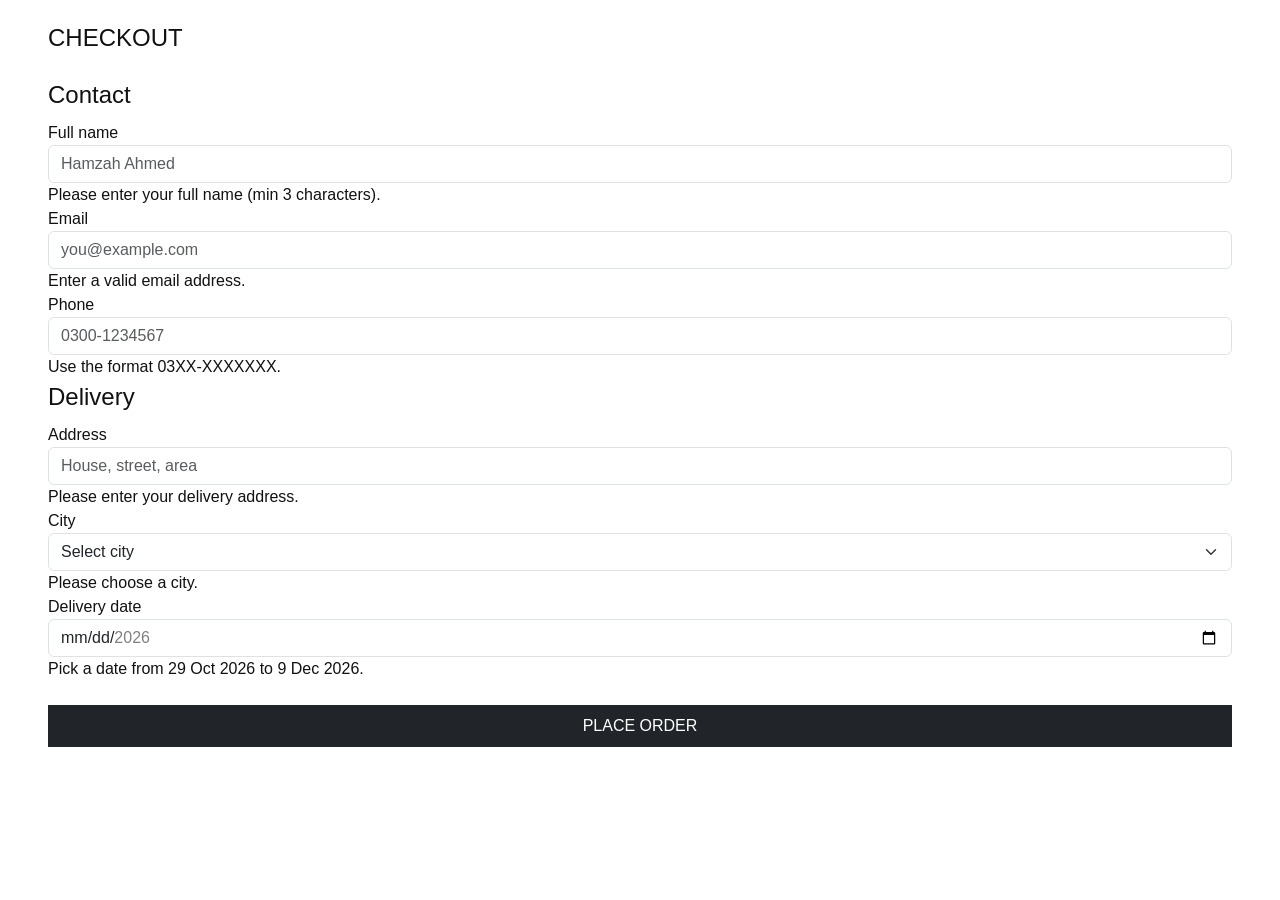
<file: assignment-2/checkout.html>
<!DOCTYPE html>
<html lang="en">
<head>
  <meta charset="UTF-8">
  <meta name="viewport" content="width=device-width, initial-scale=1">
  <title>Barrel Fit Jeans - Outfitters Clone</title>

  <link href="https://cdn.jsdelivr.net/npm/bootstrap@5.3.3/dist/css/bootstrap.min.css" rel="stylesheet">
  <link href="https://fonts.googleapis.com/css2?family=Anton&display=swap" rel="stylesheet">
  <link rel="stylesheet" href="style.css">
</head>

<main class="container-fluid px-3 px-lg-5 mt-4">
  <h1 class="h4 mb-4">CHECKOUT</h1>

  <form action="#" class="checkout">
    <div class="checkout-grid">

      <fieldset>
        <legend>Contact</legend>

        <div class="field">
          <label for="fullname">Full name</label>
          <input type="text" id="fullname" name="fullname" class="form-control"
                 required minlength="3" placeholder="Hamzah Ahmed">
          <span class="msg">Please enter your full name (min 3 characters).</span>
        </div>

        <div class="field">
          <label for="email">Email</label>
          <input type="email" id="email" name="email" class="form-control"
                 required placeholder="you@example.com">
          <span class="msg">Enter a valid email address.</span>
        </div>

        <div class="field">
          <label for="phone">Phone</label>
          <input type="tel" id="phone" name="phone" class="form-control"
                 required pattern="03[0-9]{2}-[0-9]{7}" placeholder="0300-1234567"
                 title="Format: 03XX-XXXXXXX">
          <span class="msg">Use the format 03XX-XXXXXXX.</span>
        </div>
      </fieldset>

      <fieldset>
        <legend>Delivery</legend>

        <div class="field">
          <label for="address">Address</label>
          <input type="text" id="address" name="address" class="form-control"
                 required minlength="5" placeholder="House, street, area">
          <span class="msg">Please enter your delivery address.</span>
        </div>

        <div class="field">
          <label for="city">City</label>
          <select id="city" name="city" class="form-select" required>
            <option value="">Select city</option>
            <option>Lahore</option>
            <option>Islamabad</option>
            <option>Karachi</option>
            <option>Rawalpindi</option>
            <option>Faisalabad</option>
          </select>
          <span class="msg">Please choose a city.</span>
        </div>

        <div class="field">
          <label for="date">Delivery date</label>
          <input type="date" id="date" name="date" class="form-control"
                 required min="2026-10-29" max="2026-12-09">
          <span class="msg">Pick a date from 29 Oct 2026 to 9 Dec 2026.</span>
        </div>
      </fieldset>

    </div>

    <button type="submit" class="btn btn-dark rounded-0 w-100 py-2 mt-4">PLACE ORDER</button>
  </form>
</main>
</file>
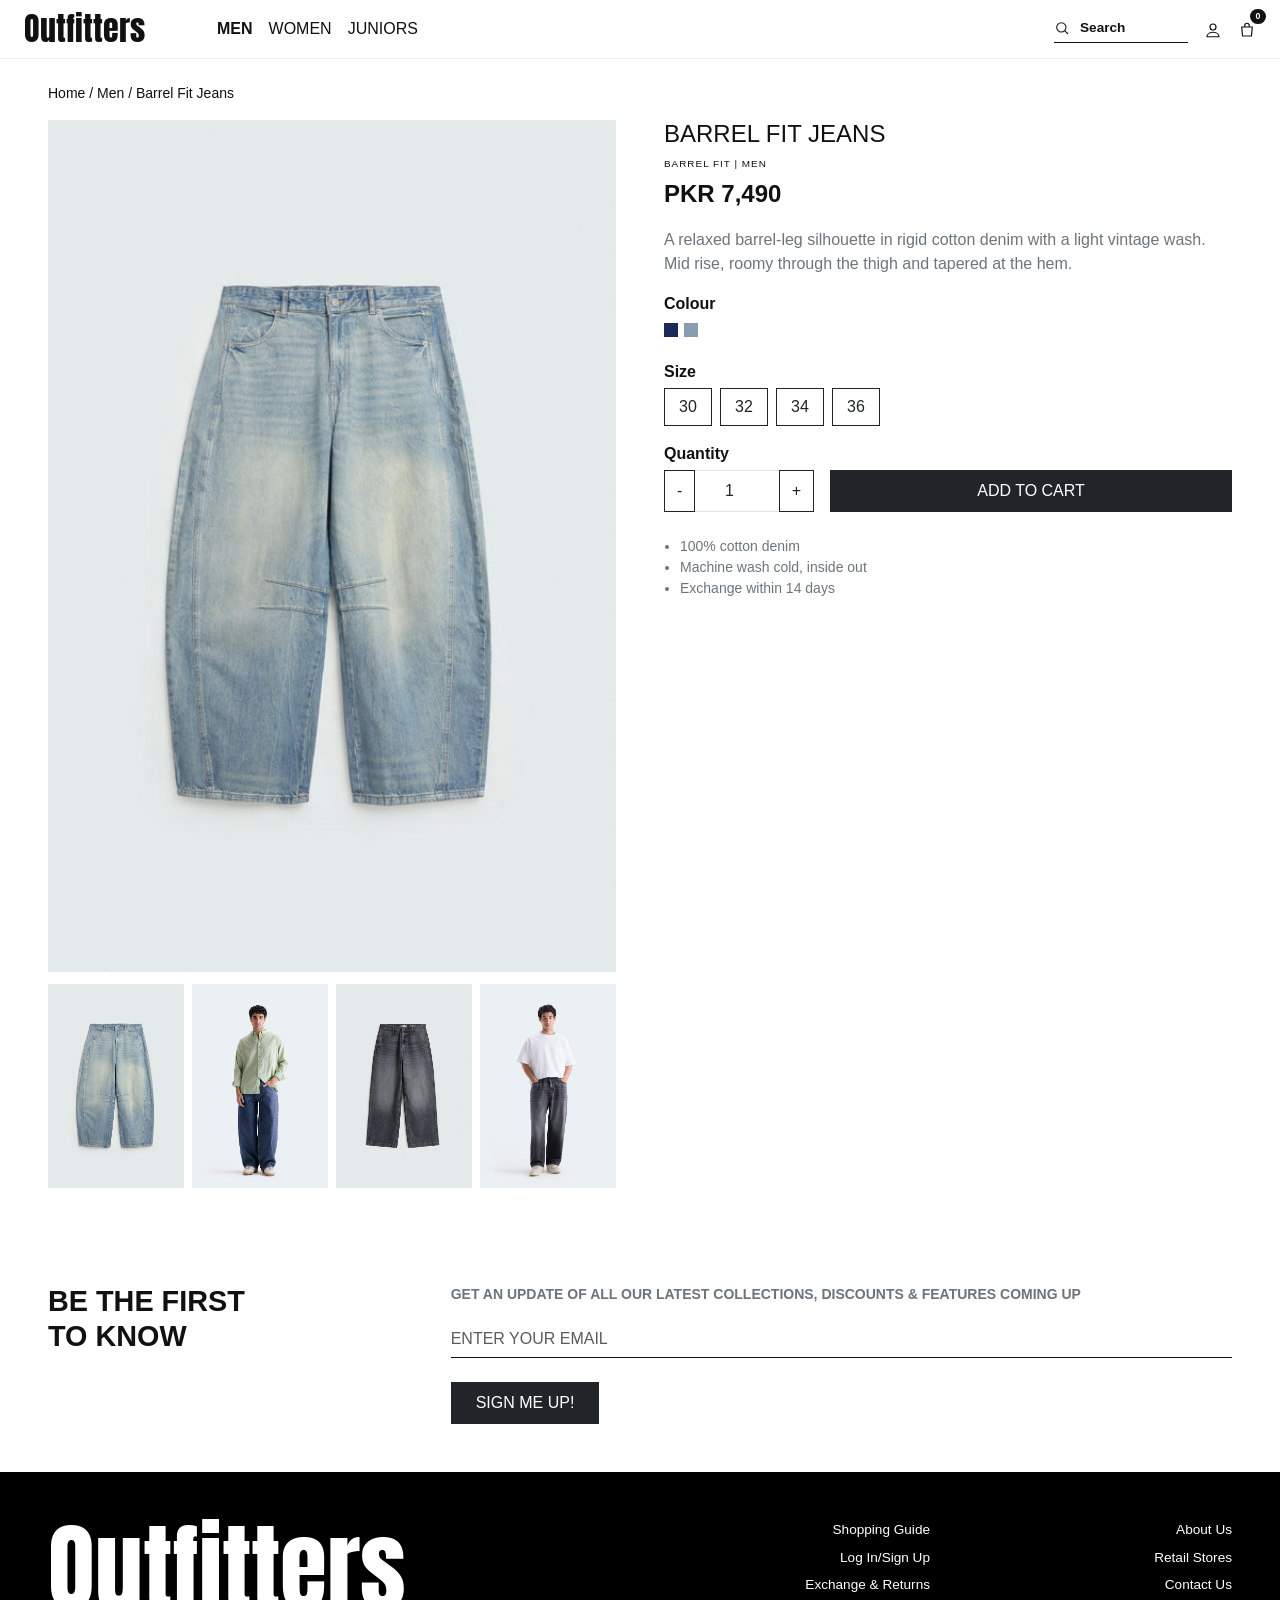
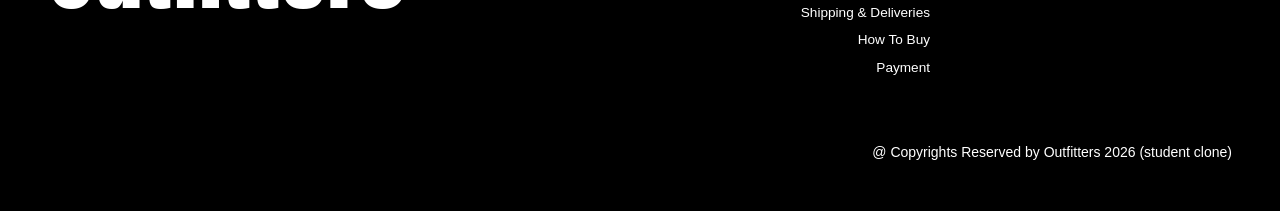
<file: assignment-2/product.html>
<!DOCTYPE html>
<html lang="en">
<head>
  <meta charset="UTF-8">
  <meta name="viewport" content="width=device-width, initial-scale=1">
  <title>Barrel Fit Jeans - Outfitters Clone</title>

  <link href="https://cdn.jsdelivr.net/npm/bootstrap@5.3.3/dist/css/bootstrap.min.css" rel="stylesheet">
  <link href="https://fonts.googleapis.com/css2?family=Anton&display=swap" rel="stylesheet">
  <link rel="stylesheet" href="style.css">
</head>

<body class="solid">

  <!-- ===== HEADER (same as homepage, but solid white) ===== -->
  <nav class="navbar navbar-expand-lg">
    <div class="container-fluid px-3 px-lg-4">

      <button class="navbar-toggler border-0 p-0 me-3" type="button"
              data-bs-toggle="collapse" data-bs-target="#menu" aria-label="Menu">
        <span class="navbar-toggler-icon"></span>
      </button>

      <a class="navbar-brand logo" href="index.html">Outfitters</a>

      <div class="collapse navbar-collapse order-lg-1 ms-lg-5" id="menu">
        <ul class="navbar-nav me-auto">
          <li class="nav-item"><a class="nav-link active" href="index.html">Men</a></li>
          <li class="nav-item"><a class="nav-link" href="index.html">Women</a></li>
          <li class="nav-item"><a class="nav-link" href="index.html">Juniors</a></li>
        </ul>
      </div>

      <div class="order-lg-2 d-flex align-items-center gap-3 ms-auto">
        <label class="search-box d-none d-md-flex">
          <svg width="16" height="16" viewBox="0 0 24 24" fill="none" stroke="currentColor" stroke-width="1.6">
            <circle cx="11" cy="11" r="7"/><path d="M16 16l5 5"/>
          </svg>
          <input type="text" placeholder="Search">
        </label>

        <a href="#" class="d-none d-md-inline" aria-label="Account">
          <svg width="18" height="18" viewBox="0 0 24 24" fill="none" stroke="currentColor" stroke-width="1.6">
            <circle cx="12" cy="8" r="4"/><path d="M4 21c0-4 4-6 8-6s8 2 8 6z"/>
          </svg>
        </a>

        <a href="#" class="position-relative" aria-label="Cart">
          <svg width="18" height="18" viewBox="0 0 24 24" fill="none" stroke="currentColor" stroke-width="1.6">
            <path d="M5 8h14l-1 12H6L5 8z"/><path d="M9 8V6a3 3 0 0 1 6 0v2"/>
          </svg>
          <span class="badge rounded-pill cart-badge">0</span>
        </a>
      </div>

    </div>
  </nav>


  <!-- ===== PRODUCT DETAILS ===== -->
  <main class="container-fluid px-3 px-lg-5 mt-4">

    <nav class="small mb-3">
      <a href="index.html">Home</a> / <a href="index.html">Men</a> / Barrel Fit Jeans
    </nav>

    <div class="row g-4 g-lg-5">

      <!-- Images -->
      <div class="col-12 col-md-6">
        <div class="img-wrap"><img src="images/p1.jpg" alt="Barrel Fit Jeans"></div>

        <div class="row g-2 mt-1">
          <div class="col-3"><div class="img-wrap"><img src="images/p1.jpg" alt="View 1"></div></div>
          <div class="col-3"><div class="img-wrap"><img src="images/p2.jpg" alt="View 2"></div></div>
          <div class="col-3"><div class="img-wrap"><img src="images/p3.jpg" alt="View 3"></div></div>
          <div class="col-3"><div class="img-wrap"><img src="images/p4.jpg" alt="View 4"></div></div>
        </div>
      </div>

      <!-- Info -->
      <div class="col-12 col-md-6">
        <h1 class="h4">BARREL FIT JEANS</h1>
        <p class="p-meta">BARREL FIT | MEN</p>
        <p class="fs-4 fw-bold">PKR 7,490</p>

        <p class="text-secondary">
          A relaxed barrel-leg silhouette in rigid cotton denim with a light vintage wash.
          Mid rise, roomy through the thigh and tapered at the hem.
        </p>

        <p class="fw-semibold mb-1">Colour</p>
        <div class="mb-3"><span class="swatch navy"></span><span class="swatch slate"></span></div>

        <p class="fw-semibold mb-1">Size</p>
        <div class="d-flex flex-wrap gap-2 mb-3">
          <button class="btn btn-outline-dark rounded-0 size-btn">30</button>
          <button class="btn btn-outline-dark rounded-0 size-btn">32</button>
          <button class="btn btn-outline-dark rounded-0 size-btn">34</button>
          <button class="btn btn-outline-dark rounded-0 size-btn">36</button>
        </div>

        <p class="fw-semibold mb-1">Quantity</p>
        <div class="d-flex flex-column flex-sm-row gap-3">
          <div class="input-group qty">
            <button class="btn btn-outline-dark rounded-0">-</button>
            <input type="number" class="form-control text-center" value="1" min="1">
            <button class="btn btn-outline-dark rounded-0">+</button>
          </div>
          <button class="btn btn-dark rounded-0 flex-grow-1 py-2">ADD TO CART</button>
        </div>

        <ul class="small text-secondary mt-4 ps-3">
          <li>100% cotton denim</li>
          <li>Machine wash cold, inside out</li>
          <li>Exchange within 14 days</li>
        </ul>
      </div>

    </div>
  </main>


  <!-- ===== NEWSLETTER ===== -->
  <section class="container-fluid px-3 px-lg-5 py-5 mt-5">
    <div class="row g-4 align-items-start">
      <div class="col-lg-4">
        <h2 class="nl-title">BE THE FIRST<br>TO KNOW</h2>
      </div>
      <div class="col-lg-8">
        <p class="fw-semibold text-uppercase small text-secondary">
          Get an update of all our latest collections, discounts &amp; features coming up
        </p>
        <input type="email" class="form-control nl-input" placeholder="ENTER YOUR EMAIL">
        <button class="btn btn-dark rounded-0 px-4 py-2 mt-4">SIGN ME UP!</button>
      </div>
    </div>
  </section>


  <!-- ===== FOOTER ===== -->
  <footer class="site-footer py-5">
    <div class="container-fluid px-3 px-lg-5">
      <div class="row gy-4">

        <div class="col-lg-6">
          <div class="foot-logo">Outfitters</div>
        </div>

        <div class="col-6 col-lg-3 text-lg-end">
          <ul class="list-unstyled">
            <li><a href="#">Shopping Guide</a></li>
            <li><a href="#">Log In/Sign Up</a></li>
            <li><a href="#">Exchange &amp; Returns</a></li>
            <li><a href="#">Shipping &amp; Deliveries</a></li>
            <li><a href="#">How To Buy</a></li>
            <li><a href="#">Payment</a></li>
          </ul>
        </div>

        <div class="col-6 col-lg-3 text-lg-end">
          <ul class="list-unstyled">
            <li><a href="#">About Us</a></li>
            <li><a href="#">Retail Stores</a></li>
            <li><a href="#">Contact Us</a></li>
          </ul>
        </div>

      </div>
      <p class="small text-lg-end mt-5 mb-0">@ Copyrights Reserved by Outfitters 2026 (student clone)</p>
    </div>
  </footer>

  <script src="https://cdn.jsdelivr.net/npm/bootstrap@5.3.3/dist/js/bootstrap.bundle.min.js"></script>
</body>
</html>
</file>
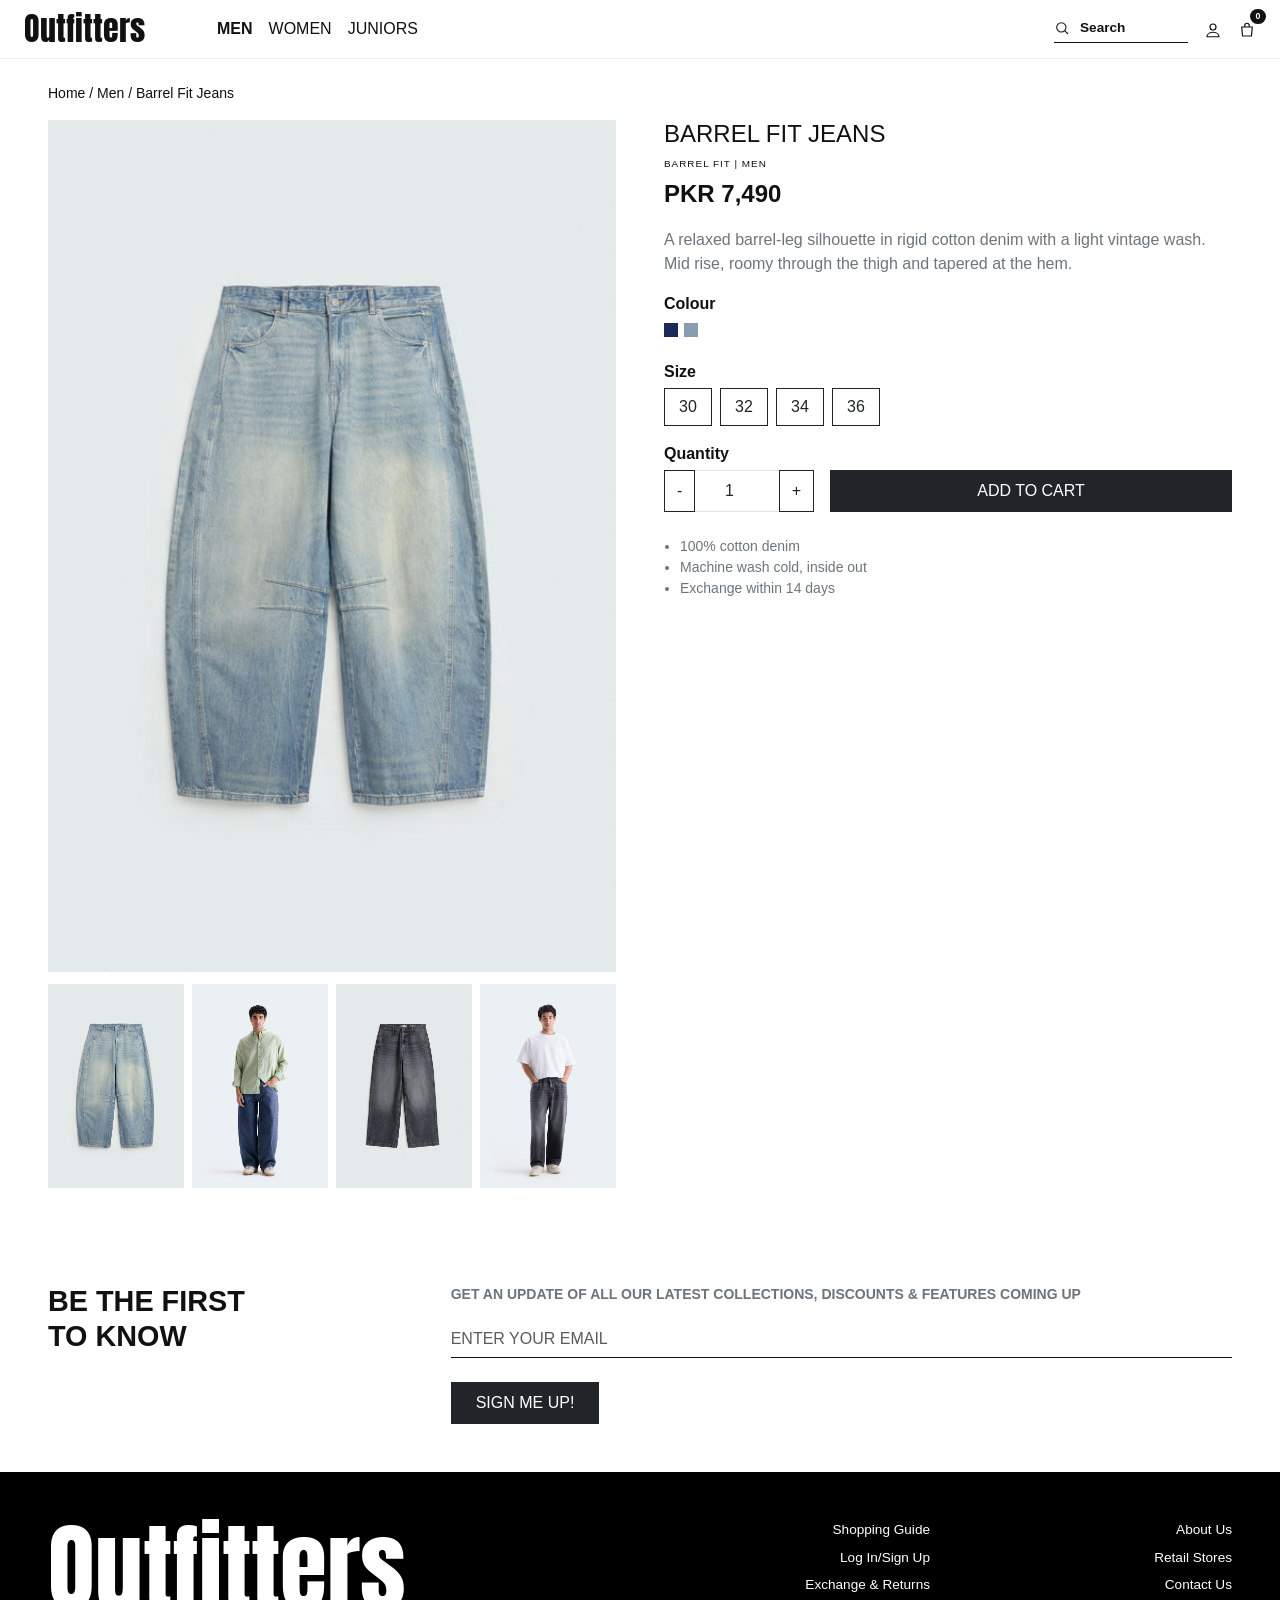
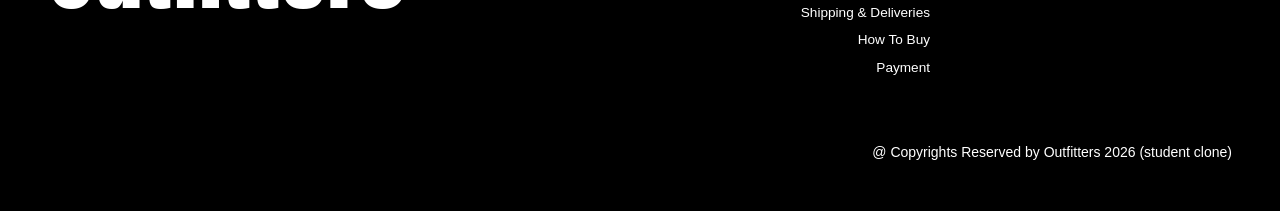
<file: midterm/product.html>
<!DOCTYPE html>
<html lang="en">
<head>
  <meta charset="UTF-8">
  <meta name="viewport" content="width=device-width, initial-scale=1">
  <title>Barrel Fit Jeans - Outfitters Clone</title>

  <link href="https://cdn.jsdelivr.net/npm/bootstrap@5.3.3/dist/css/bootstrap.min.css" rel="stylesheet">
  <link href="https://fonts.googleapis.com/css2?family=Anton&display=swap" rel="stylesheet">
  <link rel="stylesheet" href="style.css">
</head>

<body class="solid">

  <!-- ===== HEADER (same as homepage, but solid white) ===== -->
  <nav class="navbar navbar-expand-lg">
    <div class="container-fluid px-3 px-lg-4">

      <button class="navbar-toggler border-0 p-0 me-3" type="button"
              data-bs-toggle="collapse" data-bs-target="#menu" aria-label="Menu">
        <span class="navbar-toggler-icon"></span>
      </button>

      <a class="navbar-brand logo" href="index.html">Outfitters</a>

      <div class="collapse navbar-collapse order-lg-1 ms-lg-5" id="menu">
        <ul class="navbar-nav me-auto">
          <li class="nav-item"><a class="nav-link active" href="index.html">Men</a></li>
          <li class="nav-item"><a class="nav-link" href="index.html">Women</a></li>
          <li class="nav-item"><a class="nav-link" href="index.html">Juniors</a></li>
        </ul>
      </div>

      <div class="order-lg-2 d-flex align-items-center gap-3 ms-auto">
        <label class="search-box d-none d-md-flex">
          <svg width="16" height="16" viewBox="0 0 24 24" fill="none" stroke="currentColor" stroke-width="1.6">
            <circle cx="11" cy="11" r="7"/><path d="M16 16l5 5"/>
          </svg>
          <input type="text" placeholder="Search">
        </label>

        <a href="#" class="d-none d-md-inline" aria-label="Account">
          <svg width="18" height="18" viewBox="0 0 24 24" fill="none" stroke="currentColor" stroke-width="1.6">
            <circle cx="12" cy="8" r="4"/><path d="M4 21c0-4 4-6 8-6s8 2 8 6z"/>
          </svg>
        </a>

        <a href="#" class="position-relative" aria-label="Cart">
          <svg width="18" height="18" viewBox="0 0 24 24" fill="none" stroke="currentColor" stroke-width="1.6">
            <path d="M5 8h14l-1 12H6L5 8z"/><path d="M9 8V6a3 3 0 0 1 6 0v2"/>
          </svg>
          <span class="badge rounded-pill cart-badge">0</span>
        </a>
      </div>

    </div>
  </nav>


  <!-- ===== PRODUCT DETAILS ===== -->
  <main class="container-fluid px-3 px-lg-5 mt-4">

    <nav class="small mb-3">
      <a href="index.html">Home</a> / <a href="index.html">Men</a> / Barrel Fit Jeans
    </nav>

    <div class="row g-4 g-lg-5">

      <!-- Images -->
      <div class="col-12 col-md-6">
        <div class="img-wrap"><img src="images/p1.jpg" alt="Barrel Fit Jeans"></div>

        <div class="row g-2 mt-1">
          <div class="col-3"><div class="img-wrap"><img src="images/p1.jpg" alt="View 1"></div></div>
          <div class="col-3"><div class="img-wrap"><img src="images/p2.jpg" alt="View 2"></div></div>
          <div class="col-3"><div class="img-wrap"><img src="images/p3.jpg" alt="View 3"></div></div>
          <div class="col-3"><div class="img-wrap"><img src="images/p4.jpg" alt="View 4"></div></div>
        </div>
      </div>

      <!-- Info -->
      <div class="col-12 col-md-6">
        <h1 class="h4">BARREL FIT JEANS</h1>
        <p class="p-meta">BARREL FIT | MEN</p>
        <p class="fs-4 fw-bold">PKR 7,490</p>

        <p class="text-secondary">
          A relaxed barrel-leg silhouette in rigid cotton denim with a light vintage wash.
          Mid rise, roomy through the thigh and tapered at the hem.
        </p>

        <p class="fw-semibold mb-1">Colour</p>
        <div class="mb-3"><span class="swatch navy"></span><span class="swatch slate"></span></div>

        <p class="fw-semibold mb-1">Size</p>
        <div class="d-flex flex-wrap gap-2 mb-3">
          <button class="btn btn-outline-dark rounded-0 size-btn">30</button>
          <button class="btn btn-outline-dark rounded-0 size-btn">32</button>
          <button class="btn btn-outline-dark rounded-0 size-btn">34</button>
          <button class="btn btn-outline-dark rounded-0 size-btn">36</button>
        </div>

        <p class="fw-semibold mb-1">Quantity</p>
        <div class="d-flex flex-column flex-sm-row gap-3">
          <div class="input-group qty">
            <button class="btn btn-outline-dark rounded-0">-</button>
            <input type="number" class="form-control text-center" value="1" min="1">
            <button class="btn btn-outline-dark rounded-0">+</button>
          </div>
          <button class="btn btn-dark rounded-0 flex-grow-1 py-2">ADD TO CART</button>
        </div>

        <ul class="small text-secondary mt-4 ps-3">
          <li>100% cotton denim</li>
          <li>Machine wash cold, inside out</li>
          <li>Exchange within 14 days</li>
        </ul>
      </div>

    </div>
  </main>


  <!-- ===== NEWSLETTER ===== -->
  <section class="container-fluid px-3 px-lg-5 py-5 mt-5">
    <div class="row g-4 align-items-start">
      <div class="col-lg-4">
        <h2 class="nl-title">BE THE FIRST<br>TO KNOW</h2>
      </div>
      <div class="col-lg-8">
        <p class="fw-semibold text-uppercase small text-secondary">
          Get an update of all our latest collections, discounts &amp; features coming up
        </p>
        <input type="email" class="form-control nl-input" placeholder="ENTER YOUR EMAIL">
        <button class="btn btn-dark rounded-0 px-4 py-2 mt-4">SIGN ME UP!</button>
      </div>
    </div>
  </section>


  <!-- ===== FOOTER ===== -->
  <footer class="site-footer py-5">
    <div class="container-fluid px-3 px-lg-5">
      <div class="row gy-4">

        <div class="col-lg-6">
          <div class="foot-logo">Outfitters</div>
        </div>

        <div class="col-6 col-lg-3 text-lg-end">
          <ul class="list-unstyled">
            <li><a href="#">Shopping Guide</a></li>
            <li><a href="#">Log In/Sign Up</a></li>
            <li><a href="#">Exchange &amp; Returns</a></li>
            <li><a href="#">Shipping &amp; Deliveries</a></li>
            <li><a href="#">How To Buy</a></li>
            <li><a href="#">Payment</a></li>
          </ul>
        </div>

        <div class="col-6 col-lg-3 text-lg-end">
          <ul class="list-unstyled">
            <li><a href="#">About Us</a></li>
            <li><a href="#">Retail Stores</a></li>
            <li><a href="#">Contact Us</a></li>
          </ul>
        </div>

      </div>
      <p class="small text-lg-end mt-5 mb-0">@ Copyrights Reserved by Outfitters 2026 (student clone)</p>
    </div>
  </footer>

  <script src="https://cdn.jsdelivr.net/npm/bootstrap@5.3.3/dist/js/bootstrap.bundle.min.js"></script>
</body>
</html>
</file>
<file: assignment-1/style.css>
* {
  box-sizing: border-box;
}

body {
  font-family: Georgia, "Times New Roman", serif;
  line-height: 1.6;
  background-color: #f7f7f7;
  color: #2b2b2b;
  margin: 0;
}

header {
  background-color: #1f4e63;
  color: white;
  text-align: center;
  padding: 40px 20px;
}

header h1 {
  margin: 15px 0 5px;
  font-size: 2.5rem;
}

header p {
  margin: 0;
  font-size: 1.1rem;
  opacity: 0.9;
}

header img {
  border: 4px solid white;
  border-radius: 50%;
  object-fit: cover;
}

nav {
  background-color: white;
  text-align: center;
  padding: 15px;
  border-bottom: 1px solid #ddd;
  font-family: Arial, sans-serif;
}

nav a {
  color: #1f4e63;
  text-decoration: none;
  margin: 0 12px;
  font-weight: bold;
}

nav a:hover {
  text-decoration: underline;
}

main {
  max-width: 700px;
  margin: 30px auto;
  padding: 0 20px;
}

section {
  background-color: white;
  border: 1px solid #e0e0e0;
  border-radius: 6px;
  padding: 25px;
  margin-bottom: 25px;
}

h2 {
  margin-top: 0;
  color: #1f4e63;
  border-bottom: 2px solid #e0e0e0;
  padding-bottom: 8px;
}

a {
  color: #1f4e63;
}

table {
  width: 100%;
  border-collapse: collapse;
  font-family: Arial, sans-serif;
  font-size: 0.95rem;
}

th, td {
  border: 1px solid #ddd;
  padding: 10px;
  text-align: left;
}

th {
  background-color: #f0f0f0;
}

footer {
  text-align: center;
  padding: 20px;
  color: #777;
  font-family: Arial, sans-serif;
  font-size: 0.9rem;
}
</file>
<file: assignment-2/style.css>
/* ==========================================================
   Outfitters clone - custom styles (Bootstrap does the grid)
   ========================================================== */

/* ---------- Base ---------- */
:root {
  --ink: #111;
  --tint: #eceff2;   /* light grey-blue behind product photos */
}

body {
  font-family: "Helvetica Neue", Helvetica, Arial, sans-serif;
  color: var(--ink);
}

a {
  color: inherit;
  text-decoration: none;
}


/* ---------- Header ---------- */
.navbar {
  z-index: 10;
}

/* Homepage: transparent bar floating over the slideshow */
body.overlay .navbar {
  position: absolute;
  top: 0;
  left: 0;
  right: 0;
  color: #fff;
}

body.overlay .navbar-toggler-icon {
  filter: invert(1);   /* white hamburger */
}

/* Other pages: normal white bar */
body.solid .navbar {
  position: sticky;
  top: 0;
  background: #fff;
  border-bottom: 1px solid #eee;
}

.logo {
  font-family: Anton, Impact, sans-serif;
  font-size: 2rem;
  font-weight: 400;
  line-height: 1;
  color: inherit !important;
}

/* Links keep the bar's colour; the current one is slightly bolder */
.navbar .nav-link {
  color: inherit;
  text-transform: uppercase;
  font-weight: 400;
  padding-right: 1.5rem;
}

.navbar .nav-link.active {
  color: inherit;
  font-weight: 600;
}

.search-box {
  align-items: center;
  gap: 8px;
  padding: 2px 0;
  border-bottom: 1px solid currentColor;
}

.search-box input {
  width: 110px;
  border: 0;
  outline: 0;
  background: transparent;
  color: inherit;
  font-size: 0.85rem;
  font-weight: 600;
}

.search-box input::placeholder {
  color: inherit;
  opacity: 1;
}

.cart-badge {
  position: absolute;
  top: -8px;
  right: -10px;
  font-size: 0.55rem;
  background: var(--ink);
  color: #fff;
}

body.overlay .cart-badge {
  background: #fff;
  color: var(--ink);
}

/* Phone/tablet: dark background behind the opened menu */
@media (max-width: 991.98px) {
  body.overlay .navbar-collapse.show {
    padding: 0.5rem 1rem;
    background: rgba(0, 0, 0, 0.75);
  }
}


/* ---------- Hero slideshow ---------- */
.hero .carousel-item img {
  display: block;
  width: 100%;
  height: 100vh;
  min-height: 480px;
  object-fit: cover;
  background: #8a8f92;   /* grey until real photos are added */
}

/* Round dots instead of Bootstrap's default bars */
.hero .carousel-indicators button {
  width: 10px;
  height: 10px;
  margin: 0 9px;
  border: 0;
  border-radius: 50%;
}

/* Centered text over the hero slideshow */
.hero-caption {
  position: absolute;
  top: 50%;
  left: 50%;
  transform: translate(-50%, -50%);
  width: 100%;
  text-align: center;
  z-index: 5;
  pointer-events: none;
}

.hero-caption h1 {
  color: white;
  font-size: clamp(2rem, 5vw, 4rem);
  font-weight: 400;
  margin: 0;
}


/* ---------- Category tiles ---------- */
.tile {
  position: relative;
  display: block;
  aspect-ratio: 3 / 4;
  overflow: hidden;
  background: #8d949b;
}

.tile img {
  width: 100%;
  height: 100%;
  object-fit: cover;
}

.tile span {
  position: absolute;
  inset: 0;
  display: flex;
  align-items: center;
  justify-content: center;
  color: #fff;
  font-size: 0.85rem;
  font-weight: 700;
}


/* ---------- Categories in focus ---------- */
.focus-img {
  height: 100%;
  min-height: 320px;
  background: #dfe3e8;
}

.focus-img img {
  display: block;
  width: 100%;
  height: 100%;
  object-fit: cover;
}

.focus-tabs a {
  font-size: 1.2rem;
  color: #555;
}

.focus-tabs a.on {
  color: var(--ink);
  font-weight: 700;
  text-decoration: underline;
}


/* ---------- Denim band ---------- */
.band {
  width: 100%;
  overflow: hidden;
}

.band img {
  width: 100%;
  height: auto;
  display: block;
}

/* ---------- Product cards ---------- */
.img-wrap {
  display: block;
  aspect-ratio: 2 / 3;
  overflow: hidden;
  background: var(--tint);
}

.img-wrap img {
  width: 100%;
  height: 100%;
  object-fit: cover;
}

.add-btn {
  display: flex;
  justify-content: space-between;
  width: 100%;
  padding: 0.5rem 0.75rem;
  border: 0;
  border-radius: 0;
  background: #f8f9fa;
  font-size: 0.85rem;
}

.add-btn::after {
  content: "+";
}

.add-btn:hover {
  background: var(--ink);
  color: #fff;
}

.p-name {
  margin: 0 0 2px;
  font-size: 0.8rem;
  font-weight: 400;
}

.p-meta {
  margin-bottom: 4px;
  font-size: 0.62rem;
  letter-spacing: 1px;
}

.p-price {
  margin-bottom: 8px;
  font-size: 0.85rem;
  font-weight: 700;
}

/* Colour squares */
.swatch {
  display: inline-block;
  width: 14px;
  height: 14px;
  margin-right: 6px;
}

.swatch.navy  { background: #1c2a5a; }
.swatch.slate { background: #8b9bb0; }


/* ---------- Women / Juniors ---------- */
.duo {
  position: relative;
  display: block;
  aspect-ratio: 4 / 5;
  overflow: hidden;
  background: #9aa0a6;
}

.duo img {
  width: 100%;
  height: 100%;
  object-fit: cover;
}

.duo span {
  position: absolute;
  inset: 0;
  display: flex;
  align-items: center;
  justify-content: center;
  color: #fff;
  font-weight: 700;
  text-decoration: underline;
}


/* ---------- Newsletter ---------- */
.nl-title {
  font-size: 1.8rem;
  font-weight: 700;
}

.nl-input {
  padding-left: 0;
  border: 0;
  border-bottom: 1px solid var(--ink);
  border-radius: 0;
  box-shadow: none !important;
}


/* ---------- Footer ---------- */
.site-footer {
  background: #000;
  color: #fff;
}

.foot-logo {
  font-family: Anton, Impact, sans-serif;
  font-size: clamp(3rem, 9vw, 6rem);
  line-height: 1;
}

.site-footer li {
  margin-bottom: 0.45rem;
  font-size: 0.85rem;
}


/* ---------- Product page ---------- */
.qty {
  max-width: 150px;
}

.size-btn {
  min-width: 48px;
}
</file>
<file: midterm/style.css>
/* ==========================================================
   Outfitters clone - custom styles (Bootstrap does the grid)
   ========================================================== */

/* ---------- Base ---------- */
:root {
  --ink: #111;
  --tint: #eceff2;   /* light grey-blue behind product photos */
  --accent: hsl(287, 70%, 45%);
}

body {
  font-family: "Helvetica Neue", Helvetica, Arial, sans-serif;
  color: var(--ink);
}

a {
  color: inherit;
  text-decoration: none;
}


/* ---------- Header ---------- */
.navbar {
 z-index: 1030;
}

/* Homepage: transparent bar floating over the slideshow */
body.overlay .navbar {
  position: absolute;
  top: 0;
  left: 0;
  right: 0;
  color: #fff;
}

body.overlay .navbar-toggler-icon {
  filter: invert(1);   /* white hamburger */
}

/* Other pages: normal white bar */
body.solid .navbar {
  position: sticky;
  top: 0;
  background: #fff;
  border-bottom: 1px solid #eee;
}

.logo {
  font-family: Anton, Impact, sans-serif;
  font-size: 2rem;
  font-weight: 400;
  line-height: 1;
  color: inherit !important;
}

/* Links keep the bar's colour; the current one is slightly bolder */
.navbar .nav-link {
  color: inherit;
  text-transform: uppercase;
  font-weight: 400;
  padding-right: 1.5rem;
}

.navbar .nav-link.active {
  color: inherit;
  font-weight: 600;
}

.search-box {
  align-items: center;
  gap: 8px;
  padding: 2px 0;
  border-bottom: 1px solid currentColor;
}

.search-box input {
  width: 110px;
  border: 0;
  outline: 0;
  background: transparent;
  color: inherit;
  font-size: 0.85rem;
  font-weight: 600;
}

.search-box input::placeholder {
  color: inherit;
  opacity: 1;
}

.cart-badge {
  position: absolute;
  top: -8px;
  right: -10px;
  font-size: 0.55rem;
  background: var(--ink);
  color: #fff;
}

body.overlay .cart-badge {
  background: #fff;
  color: var(--ink);
}

/* Phone/tablet: dark background behind the opened menu */
@media (max-width: 640.98px) {
  body.overlay .navbar-collapse.show {
    padding: 0.5rem 1rem;
    background: rgba(0, 0, 0, 0.75);
  }
}


/* ---------- Hero slideshow ---------- */
.hero .carousel-item img {
  display: block;
  width: 100%;
  height: 100vh;
  min-height: 480px;
  object-fit: cover;
  background: #8a8f92;   /* grey until real photos are added */
}

/* Round dots instead of Bootstrap's default bars */
.hero .carousel-indicators button {
  width: 10px;
  height: 10px;
  margin: 0 9px;
  border: 0;
  border-radius: 50%;
}

/* Centered text over the hero slideshow */
.hero-caption {
  position: absolute;
  top: 50%;
  left: 50%;
  transform: translate(-50%, -50%);
  width: 100%;
  text-align: center;
  z-index: 5;
  pointer-events: none;
}

.hero-caption h1 {
  color: white;
  font-size: clamp(2rem, 5vw, 4rem);
  font-weight: 400;
  margin: 0;
}


/* ---------- Category tiles ---------- */
.tile {
  position: relative;
  display: block;
  aspect-ratio: 3 / 4;
  overflow: hidden;
  background: #8d949b;
}

.tile img {
  width: 100%;
  height: 100%;
  object-fit: cover;
}

.tile span {
  position: absolute;
  inset: 0;
  display: flex;
  align-items: center;
  justify-content: center;
  color: #fff;
  font-size: 0.85rem;
  font-weight: 700;
}


/* ---------- Categories in focus ---------- */
.focus-img {
  height: 100%;
  min-height: 320px;
  background: #dfe3e8;
}

.focus-img img {
  display: block;
  width: 100%;
  height: 100%;
  object-fit: cover;
}

.focus-tabs a {
  font-size: 1.2rem;
  color: #555;
}

.focus-tabs a.on {
  color: var(--ink);
  font-weight: 700;
  text-decoration: underline;
}


/* ---------- Denim band ---------- */
.band {
  width: 100%;
  overflow: hidden;
}

.band img {
  width: 100%;
  height: auto;
  display: block;
}

/* ---------- Product cards ---------- */
.img-wrap {
  display: block;
  aspect-ratio: 2 / 3;
  overflow: hidden;
  background: var(--tint);
}

.img-wrap img {
  width: 100%;
  height: 100%;
  object-fit: cover;
}

.add-btn {
  display: flex;
  justify-content: space-between;
  width: 100%;
  padding: 0.5rem 0.75rem;
  border: 0;
  border-radius: 0;
  background: #f8f9fa;
  font-size: 0.85rem;
}

.add-btn::after {
  content: "+";
}

.add-btn:hover {
  background: var(--ink);
  color: #fff;
}

.p-name {
  margin: 0 0 2px;
  font-size: 0.8rem;
  font-weight: 400;
}

.p-meta {
  margin-bottom: 4px;
  font-size: 0.62rem;
  letter-spacing: 1px;
}

.p-price {
  margin-bottom: 8px;
  font-size: 0.85rem;
  font-weight: 700;
}

/* Colour squares */
.swatch {
  display: inline-block;
  width: 14px;
  height: 14px;
  margin-right: 6px;
}

.swatch.navy  { background: #1c2a5a; }
.swatch.slate { background: #8b9bb0; }


/* ---------- Women / Juniors ---------- */
.duo {
  position: relative;
  display: block;
  aspect-ratio: 4 / 5;
  overflow: hidden;
  background: #9aa0a6;
}

.duo img {
  width: 100%;
  height: 100%;
  object-fit: cover;
}

.duo span {
  position: absolute;
  inset: 0;
  display: flex;
  align-items: center;
  justify-content: center;
  color: #fff;
  font-weight: 700;
  text-decoration: underline;
}


/* ---------- Newsletter ---------- */
.nl-title {
  font-size: 1.8rem;
  font-weight: 700;
}

.nl-input {
  padding-left: 0;
  border: 0;
  border-bottom: 1px solid var(--ink);
  border-radius: 0;
  box-shadow: none !important;
}


/* ---------- Footer ---------- */
.site-footer {
  background: #000;
  color: #fff;
}

.foot-logo {
  font-family: Anton, Impact, sans-serif;
  font-size: clamp(3rem, 9vw, 6rem);
  line-height: 1;
}

.site-footer li {
  margin-bottom: 0.45rem;
  font-size: 0.85rem;
}


/* ---------- Product page ---------- */
.qty {
  max-width: 150px;
}

.size-btn {
  min-width: 48px;
}

/* ---------- Task 1: custom breakpoint (BP = 641px) ---------- */
@media (min-width: 641px) {
  .navbar-bp > .container-fluid { flex-wrap: nowrap; }
  .navbar-bp .navbar-toggler { display: none; }
  .navbar-bp .navbar-collapse {
    display: flex !important;
    flex-basis: auto;
    flex-grow: 1;
    margin-left: 3rem;
  }
  .navbar-bp .navbar-nav { flex-direction: row; }
}

/* ---------- Task 1: mega-menu ---------- */
/* .navbar is already positioned, so the panel anchors to it, full width, under it */
.mega-panel {
  display: none;
  position: absolute;
  top: 100%;            /* no gap, so hover is not lost */
  left: 0;
  right: 0;
  z-index: 1;
  padding: 1.5rem 2rem;
  background: #fff;
  color: var(--ink);
  border-top: 3px solid var(--accent);
  box-shadow: 0 12px 24px rgba(0, 0, 0, 0.15);
  grid-template-columns: repeat(5, 1fr);   /* K = 5 */
  gap: 2rem;
}

.mega-col h3 {
  margin: 0 0 0.75rem;
  font-size: 0.9rem;
  font-weight: 700;
  text-transform: uppercase;
  color: var(--accent);
}

.mega-col ul { list-style: none; margin: 0; padding: 0; }
.mega-col li { margin-bottom: 0.4rem; font-size: 0.9rem; }
.mega-col a:hover,
.mega-col a:focus { text-decoration: underline; }

/* Desktop: open on hover OR keyboard focus anywhere inside the item */
@media (min-width: 641px) {
  .mega-mobile { display: none; }
  .mega-desktop:hover .mega-panel,
  .mega-desktop:focus-within .mega-panel { display: grid; }
}

/* Mobile: accordion inside the hamburger menu */
@media (max-width: 640.98px) {
  .mega-desktop { display: none; }
  .mega-mobile details { padding: 0.35rem 0 0.35rem 1rem; }
  .mega-mobile summary { cursor: pointer; font-weight: 600; text-transform: uppercase; }
  .mega-mobile ul { list-style: none; padding-left: 1rem; margin: 0.4rem 0 0; }
}

/* ---------- Task 2: checkout ---------- */
.checkout fieldset { border: 1px solid #ddd; padding: 1rem 1.25rem; margin: 0; }
.checkout legend {
  float: none; width: auto; padding: 0 0.5rem;
  font-size: 1rem; font-weight: 700; color: var(--accent);
}

/* Mobile first: one column, label above input */
.checkout-grid { display: grid; grid-template-columns: 1fr; gap: 1.5rem; }
.field { display: grid; grid-template-columns: 1fr; margin-bottom: 1rem; }
.field label { font-size: 0.85rem; font-weight: 600; margin-bottom: 0.25rem; }

/* Hide messages until the user has interacted and the value is invalid */
.msg { display: none; margin-top: 0.25rem; font-size: 0.78rem; color: #d00; }
.checkout input:user-invalid,
.checkout select:user-invalid { border-color: #d00; }
.checkout input:user-invalid ~ .msg,
.checkout select:user-invalid ~ .msg { display: block; }

/* BP and wider: fieldsets side by side, labels in a left column */
@media (min-width: 641px) {
  .checkout-grid { grid-template-columns: 1fr 1fr; align-items: start; }
  .field { grid-template-columns: 7rem 1fr; column-gap: 1rem; align-items: center; }
  .field label { margin-bottom: 0; }
  .msg { grid-column: 2; }
}

/* ---------- Task 3: mini cart ---------- */
.cart-wrap { position: relative; }

.mini-cart {
  position: absolute;
  top: calc(100% + 14px);
  right: 0;
  width: min(320px, 90vw);
  padding: 1rem;
  background: #fff;
  color: var(--ink);
  border: 1px solid #ddd;
  border-top: 3px solid var(--accent);
  box-shadow: 0 12px 24px rgba(0, 0, 0, 0.15);
  z-index: 1050;
}

.cart-row {
  display: flex;
  justify-content: space-between;
  align-items: center;
  gap: 0.5rem;
  margin-bottom: 0.5rem;
  font-size: 0.8rem;
}
</file>
